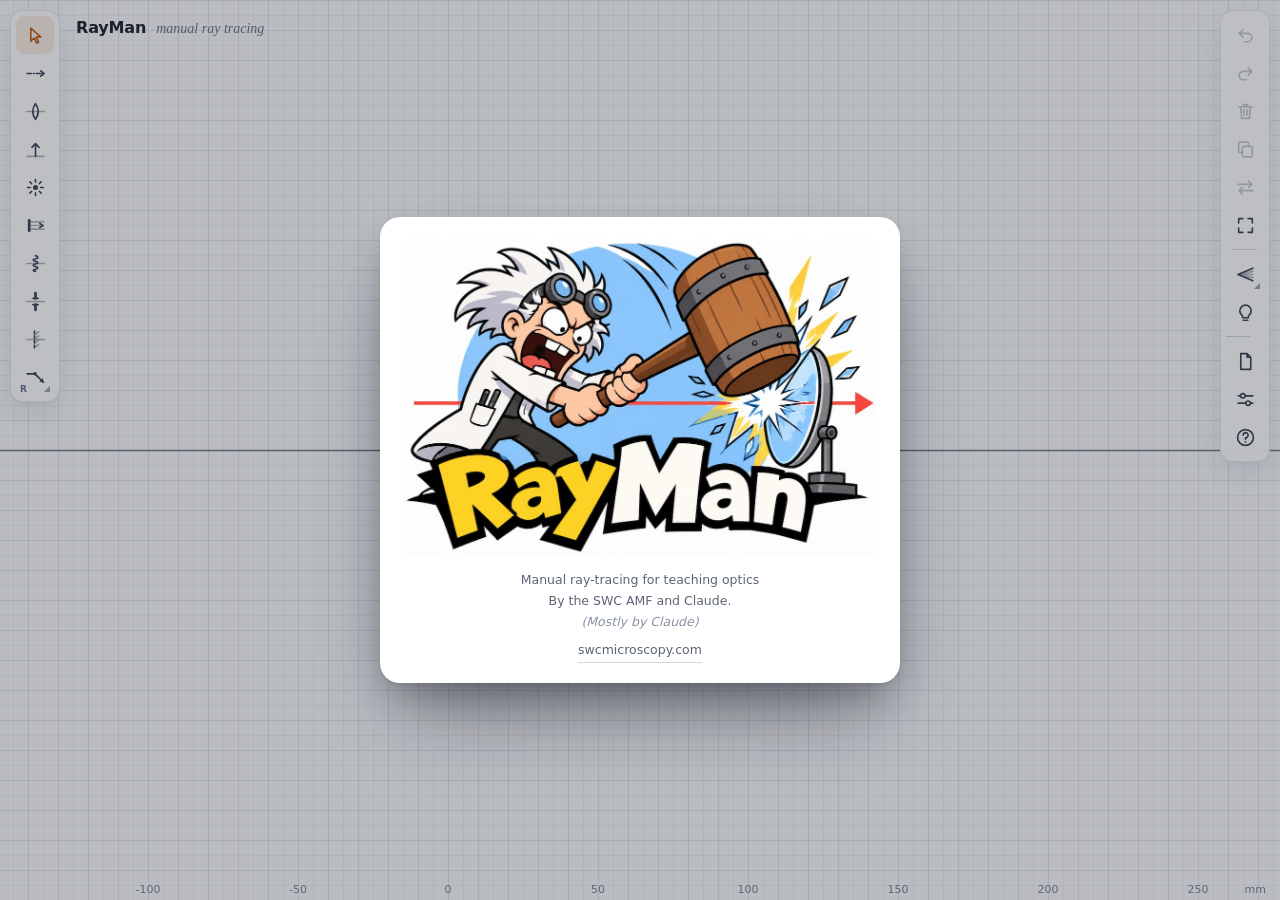
<file: index.html>
<!doctype html>
<html lang="en" data-theme="light">
<head>
<meta charset="utf-8">
<meta name="viewport" content="width=device-width, initial-scale=1, maximum-scale=1, user-scalable=no, viewport-fit=cover">
<meta name="apple-mobile-web-app-capable" content="yes">
<meta name="mobile-web-app-capable" content="yes">
<meta name="apple-mobile-web-app-title" content="RayMan">
<meta name="apple-mobile-web-app-status-bar-style" content="default">
<meta name="theme-color" content="#fafbfc">
<title>RayMan manual ray tracing</title>
<meta name="description" content="Trace rays by hand on an optical bench, for teaching paraxial optics with ideal lenses. RayMan keeps lines straight and snaps things into place; it does not trace for you.">
<meta property="og:type" content="website">
<meta property="og:site_name" content="RayMan">
<meta property="og:title" content="RayMan: manual ray tracing">
<meta property="og:description" content="Trace rays by hand on an optical bench, for teaching paraxial optics with ideal lenses.">
<meta property="og:url" content="https://swcmicroscopy.com/RayMan/">
<meta property="og:image" content="https://swcmicroscopy.com/RayMan/images/rayman_1000_667.jpg">
<meta property="og:image:width" content="1000">
<meta property="og:image:height" content="667">
<meta property="og:image:alt" content="RayMan logo: a cartoon scientist hammering a red ray at a lens">
<meta name="twitter:card" content="summary_large_image">
<meta name="twitter:title" content="RayMan: manual ray tracing">
<meta name="twitter:description" content="Trace rays by hand on an optical bench, for teaching paraxial optics with ideal lenses.">
<meta name="twitter:image" content="https://swcmicroscopy.com/RayMan/images/rayman_1000_667.jpg">
<meta name="twitter:image:alt" content="RayMan logo: a cartoon scientist hammering a red ray at a lens">
<link rel="manifest" href="manifest.json">
<link rel="apple-touch-icon" href="images/icons/apple-touch-icon.png">
<link rel="icon" href="data:image/svg+xml,<svg xmlns='http://www.w3.org/2000/svg' viewBox='0 0 64 64'><rect width='64' height='64' rx='14' fill='%23f4f6fa'/><path d='M32 9 Q45 32 32 55 Q19 32 32 9 Z' fill='%23cfe2f7' stroke='%232d5fa5' stroke-width='2.5'/><path d='M6 22 H32 L58 44' fill='none' stroke='%23e0782a' stroke-width='4' stroke-linecap='round' stroke-linejoin='round'/></svg>">
<link rel="stylesheet" href="css/style.css">
</head>
<body>
<div id="app">

<main id="stage">
  <canvas id="cv"></canvas>

  <div id="brand"><b>RayMan</b><span>manual ray tracing</span></div>

  <div id="guide" hidden aria-label="The three ray-tracing rules">
    <figure class="rule">
      <svg viewBox="0 0 200 104" aria-hidden="true"><path class="axis" d="M6 56 H194"/><path class="glass" d="M100 16 Q110 56 100 96 Q90 56 100 16 Z"/><path class="plane" d="M100 16 V96"/><circle class="fpt" cx="60" cy="56" r="2.6"/><circle class="fpt" cx="140" cy="56" r="2.6"/><text x="60" y="76">F</text><text x="140" y="76">F′</text><path class="ray par" d="M10 34 L100 34 L140 56 L190 83.5"/><path class="head par" d="M58.5 34.0 L51.5 36.9 L51.5 31.1 Z"/><path class="head par" d="M123.1 46.7 L115.5 45.9 L118.4 40.7 Z"/><path class="head par" d="M168.1 71.4 L160.5 70.6 L163.4 65.5 Z"/></svg>
    </figure>
    <figure class="rule">
      <svg viewBox="0 0 200 104" aria-hidden="true"><path class="axis" d="M6 56 H194"/><path class="glass" d="M100 16 Q110 56 100 96 Q90 56 100 16 Z"/><path class="plane" d="M100 16 V96"/><circle class="fpt" cx="60" cy="56" r="2.6"/><circle class="fpt" cx="140" cy="56" r="2.6"/><text x="60" y="76">F</text><text x="140" y="76">F′</text><path class="ray foc" d="M10 83.5 L60 56 L100 34 L190 34"/><path class="head foc" d="M38.1 68.1 L33.4 74.0 L30.5 68.9 Z"/><path class="head foc" d="M83.1 43.3 L78.4 49.3 L75.5 44.1 Z"/><path class="head foc" d="M148.5 34.0 L141.5 36.9 L141.5 31.1 Z"/></svg>
    </figure>
    <figure class="rule">
      <svg viewBox="0 0 200 104" aria-hidden="true"><path class="axis" d="M6 56 H194"/><path class="glass" d="M100 16 Q110 56 100 96 Q90 56 100 16 Z"/><path class="plane" d="M100 16 V96"/><circle class="fpt" cx="60" cy="56" r="2.6"/><circle class="fpt" cx="140" cy="56" r="2.6"/><text x="60" y="76">F</text><text x="140" y="76">F′</text><path class="ray cen" d="M10 34 L100 56 L190 78"/><path class="head cen" d="M58.4 45.8 L50.9 47.0 L52.3 41.3 Z"/><path class="head cen" d="M148.4 67.8 L140.9 69.0 L142.3 63.3 Z"/></svg>
    </figure>
  </div>

  <aside id="props" class="panel" hidden></aside>

  <section id="menu" class="panel popover" hidden>
    <button class="item" data-act="load"><svg viewBox="0 0 20 20"><path d="M2.5 5 H8 L9.8 7 H17.5 V15.5 H2.5 Z"/></svg>Open…</button>
    <button class="item" data-act="save"><svg viewBox="0 0 20 20"><path d="M10 3 V12.5 M6.2 8.8 L10 12.5 L13.8 8.8 M3.5 14.5 V16.5 H16.5 V14.5"/></svg>Save scene<kbd>⌘S</kbd></button>
    <button class="item" data-act="png"><svg viewBox="0 0 20 20"><rect x="2.5" y="4.5" width="15" height="11" rx="1.5"/><path d="M2.5 13 L7 9 L10.5 12 L12.5 10.5 L17.5 14"/><circle cx="13.5" cy="7.8" r="1.2"/></svg>Save picture</button>
    <button class="item" data-act="link"><svg viewBox="0 0 20 20"><path d="M8.5 11.5 L11.5 8.5 M9 6 L10.8 4.2 A3 3 0 0 1 15.8 9.2 L14 11 M11 14 L9.2 15.8 A3 3 0 0 1 4.2 10.8 L6 9"/></svg>Copy share link</button>
    <button class="item" data-act="embed"><svg viewBox="0 0 20 20"><path d="M7 5.5 L2.5 10 L7 14.5 M13 5.5 L17.5 10 L13 14.5 M11.2 4 L8.8 16"/></svg>Copy embed code</button>
    <span class="rule"></span>
    <button class="item danger" data-act="reset"><svg viewBox="0 0 20 20"><path d="M3.5 5.5 H16.5 M8 5.5 V3.5 H12 V5.5 M5.5 5.5 L6.3 16.5 H13.7 L14.5 5.5 M8.5 8.5 V13.5 M11.5 8.5 V13.5"/></svg>Reset canvas…</button>
  </section>

  <section id="raycolour" class="panel flyout left" hidden>
    <h2>Draw</h2>
    <div class="kinds">
      <button data-kind="ray" class="on"><svg viewBox="0 0 28 10"><path d="M2 5 H26"/></svg>Ray<kbd>R</kbd></button>
      <button data-kind="helper"><svg viewBox="0 0 28 10"><path d="M2 5 H26" stroke-dasharray="4 3"/></svg>Helper ray<kbd>H</kbd></button>
    </div>
    <h2>Colour</h2>
    <div class="swatches big">
      <button class="sw auto" data-colour="" title="Default">A</button>
      <button class="sw" data-colour="#1f6fd6" style="background:#1f6fd6" title="Blue"></button>
      <button class="sw" data-colour="#d9422b" style="background:#d9422b" title="Red"></button>
      <button class="sw" data-colour="#2e9e3a" style="background:#2e9e3a" title="Green"></button>
      <button class="sw" data-colour="#e08a00" style="background:#e08a00" title="Orange"></button>
      <button class="sw" data-colour="#8e44ad" style="background:#8e44ad" title="Purple"></button>
      <button class="sw" data-colour="#1b2233" style="background:#1b2233" title="Ink"></button>
      <input type="color" id="raycolour-any" title="Any colour">
    </div>
    <p class="dim" id="raycolour-note">For the next ray you draw.</p>
  </section>

  <section id="fillcount" class="panel flyout" hidden>
    <h2>Fill-in rays per bundle</h2>
    <div class="seg"><button data-fill="5">5</button><button data-fill="10">10</button><button data-fill="20">20</button></div>
    <p class="dim">Faint rays between the two outermost rays of each bundle (two or more rays from the same point).</p>
  </section>

  <section id="settings" class="panel popover" hidden>
    <h2>Settings</h2>
    <label class="switch"><input type="checkbox" id="set-dark"><i></i>
      <span>Dark mode</span></label>
    <label class="switch"><input type="checkbox" id="set-follow" checked><i></i>
      <span>Rays follow the optics<small>When off, rays stay exactly where they were drawn.</small></span></label>
    <label class="switch"><input type="checkbox" id="set-virtual"><i></i>
      <span>Show virtual images<small>With dashed back-extensions.</small></span></label>
    <label class="switch"><input type="checkbox" id="set-rims"><i></i>
      <span>Lens rims stop light<small>Missed light stops there (×).</small></span></label>
    <label class="switch"><input type="checkbox" id="set-dev"><i></i>
      <span>Features under development</span></label>
    <label class="switch" id="autohide-row"><input type="checkbox" id="set-autohide"><i></i>
      <span>Auto-hide the toolbars</span></label>
  </section>

  <section id="objects" class="panel popover" hidden>
    <div class="ph"><h2>Objects</h2><button class="close" data-act="objects" title="Close">&times;</button></div>
    <div id="objects-list"></div>
  </section>

  <section id="help" class="panel" hidden>
    <div class="ph"><h2>How to use RayMan</h2><button class="close" data-act="help" title="Close">&times;</button></div>
    <h3>Drawing rays</h3>
    <p>Click to start, on the object tip, a point source, F, F′ or anywhere. Move, then click to
      place the segment; it stops at the next lens. It snaps <b>parallel to the axis</b> (the axis
      lights up), <b>through F, F′ or a lens centre</b> (a ring appears) or <b>straight on</b>.</p>
    <figure class="help-pic"><img src="images/help/snap.png" alt="A ray from a point, snapped through F, then parallel to the axis after the lens" loading="lazy"></figure>
    <p>Where several rays end at the same point (two beams hitting a lens at the same places), the
      one in the current ray colour is continued.</p>
    <figure class="help-pic"><img src="images/help/continue.png" alt="A blue and a red ray end at the same point of a lens; only the blue one is carried on" loading="lazy"></figure>
    <p>Click a ray’s end to
      continue it, or a point along it to branch. Only a ray of the kind you are drawing is
      continued: with ordinary rays chosen, a helper’s end starts a new ordinary ray.
      <b>Double-click</b> to extend to the next lens or the edge.
      <span class="desk-only"><kbd>Del</kbd> removes the selected ray’s last segment.</span> The small triangle on the
      Ray tool sets the colour of the next ray; to recolour an existing ray (or beam), select it
      with Select first.</p>
    <h3>Images</h3>
    <p>When two rays from the same point cross after a lens, the <b>image</b> appears where they
      cross, and the rays stop there. If they spread apart instead, a <b>virtual image</b> appears where their backward
      extensions meet (must be enabled in Settings). An image is an object for the next lens: start new rays from its
      tip. <span class="desk-only">Or <b>Shift-click the image</b> to carry a ray that ends there on through it.</span></p>
    <figure class="help-pic wide"><img src="images/help/lens.png" alt="One lens: an object three quarters the height of the lens, its image, and the rays from its tip" loading="lazy"></figure>
    <h3>Hints</h3>
    <p>The lightbulb (<kbd>G</kbd>) shows the three rules at the top of the screen and colours
      the rays you draw by the rule they follow: <b>parallel</b> blue, <b>focal</b> red,
      <b>central</b> green. Turn it off and the colours go too.</p>
    <h3>Snapping</h3>
    <p>A dragged lens lines up its centre, F or F′ with other lenses’ focal points: drag lens 2
      until its F sits on F′ of lens 1 for a 4f system. <span class="desk-only">Hold <kbd>Alt</kbd> to place freely.</span></p>
    <h3>iPad</h3>
    <p>Draw with the <b>Pencil</b>: tap, or press, drag and lift, to place each segment. Fingers
      pan (one), zoom (pinch) and tap to select; they never draw. Tap the active tool again to
      cancel a segment, and use the bin on the rail to delete.</p>
    <h3>Tools</h3>
    <dl>
      <dt><kbd>V</kbd></dt><dd>Select: drag a lens along the axis, drag F or F′ to change f, drag a lens end to resize it, drag a ray’s free end or start to re-draw it</dd>
      <dt><kbd>X</kbd></dt><dd>Add an optical axis (there can be several, one above another; drag one to move everything on it)</dd>
      <dt><kbd>L</kbd></dt><dd>Place a thin lens; it snaps onto the nearest axis</dd>
      <dt><kbd>O</kbd></dt><dd>Place an object arrow</dd>
      <dt><kbd>P</kbd></dt><dd>Place a point source; rays drawn from it take its colour (set it in its panel) and are copied with it</dd>
      <dt><kbd>C</kbd></dt><dd>Place a collimated beam (width, angle, colour in its panel; its three rays go to the first lens). <kbd>⇧R</kbd> turns it round to run right to left</dd>
      <dt><kbd>A</kbd></dt><dd>Place a lamp filament (drag its top and bottom ends)</dd>
      <dt class="dev"><kbd>M</kbd></dt><dd class="dev">Place a scan mirror (light passes through it from either side, turned by its tilt)</dd>
      <dt><kbd>I</kbd></dt><dd>Place an iris (drag the edges of its opening to open or close it)</dd>
      <dt><kbd>S</kbd></dt><dd>Mark an image plane: the sample, then the camera (rename and colour it in its panel). Rays pass through it; draw a ray to it and it ends there</dd>
      <dt class="dev"><kbd>D</kbd></dt><dd class="dev">Place a dichroic: light passes, except the colour you choose in its panel for it to stop</dd>
      <dt><kbd>R</kbd></dt><dd>Draw a ray</dd>
      <dt><kbd>H</kbd></dt><dd>Draw a helper ray: dashed, makes no images, and passes through lenses (click right at a lens to end it there)</dd>
    </dl>
    <h3 class="desk-only">Keys</h3>
    <dl class="desk-only">
      <dt><kbd>Esc</kbd></dt><dd>Cancel, back to Select, deselect</dd>
      <dt><kbd>Del</kbd></dt><dd>Delete the selection (a ray: its last segment)</dd>
      <dt><kbd>⌘C</kbd></dt><dd>Copy the selected component: a ghost follows the cursor, click to paste (Shift-click for several); <kbd>⌘V</kbd> pastes again</dd>
      <dt><kbd>⇧R</kbd></dt><dd>Reverse the selected ray (its start becomes its end, to continue from). On a beam: turn it round</dd>
      <dt><kbd>N</kbd></dt><dd>Name the selected ray (r1, h2…): a number at the end is drawn as a subscript</dd>
      <dt class="dev"><kbd>E</kbd></dt><dd class="dev">Objects: switch light sources (with their rays) and helper rays off and on, to keep a busy diagram readable</dd>
      <dt><kbd>←</kbd> <kbd>→</kbd></dt><dd>Nudge along the axis (Shift: further)</dd>
      <dt><kbd>⌘Z</kbd></dt><dd>Undo (Shift: redo)</dd>
      <dt><kbd>F</kbd></dt><dd>Fit everything in view</dd>
      <dt><kbd>Space</kbd></dt><dd>Hold and drag to pan; scroll to zoom</dd>
    </dl>
    <p class="dim">The bench is kept in this browser between visits. Save to a file to keep it safe.</p>
    <p class="guide-link"><a href="guide/index.html">Full guide →</a><br>
      <span class="dim">Helper rays, a negative lens, light from infinity, rays through an image, irises and fill-in rays, sharing and embedding.</span></p>
    <p class="about-link"><button data-act="about">About RayMan</button><span class="sep" aria-hidden="true"></span>
      <a class="gh"href="https://github.com/SWC-Advanced-Microscopy/RayMan" target="_blank" rel="noopener" title="RayMan on GitHub" aria-label="RayMan on GitHub">
        <svg viewBox="0 0 16 16"><path class="fill" d="M8 0C3.58 0 0 3.58 0 8c0 3.54 2.29 6.53 5.47 7.59.4.07.55-.17.55-.38 0-.19-.01-.82-.01-1.49-2.01.37-2.53-.49-2.69-.94-.09-.23-.48-.94-.82-1.13-.28-.15-.68-.52-.01-.53.63-.01 1.08.58 1.23.82.72 1.21 1.87.87 2.33.66.07-.52.28-.87.51-1.07-1.78-.2-3.64-.89-3.64-3.95 0-.87.31-1.59.82-2.15-.08-.2-.36-1.02.08-2.12 0 0 .67-.21 2.2.82.64-.18 1.32-.27 2-.27.68 0 1.36.09 2 .27 1.53-1.04 2.2-.82 2.2-.82.44 1.1.16 1.92.08 2.12.51.56.82 1.27.82 2.15 0 3.07-1.87 3.75-3.65 3.95.29.25.54.73.54 1.48 0 1.07-.01 1.93-.01 2.2 0 .21.15.46.55.38A8.013 8.013 0 0016 8c0-4.42-3.58-8-8-8z"/></svg></a><span class="sep" aria-hidden="true"></span><button class="install" data-act="install" title="Install RayMan on this device, to open it with no network"><img src="images/icons/icon-192.png" alt="" width="20" height="20">Install offline<svg class="ios-share" viewBox="0 0 24 24" aria-hidden="true"><path d="M7 10H5.5v10h13V10H17"/><path d="M12 3.5v11"/><path d="M8.5 7 12 3.5 15.5 7"/></svg></button></p>
  </section>

  <div id="about" hidden>
    <figure>
      <img alt="RayMan" data-src="images/rayman_1000_667.jpg">
      <figcaption>Manual ray-tracing for teaching optics<br>By the SWC AMF and Claude.<br><i>(Mostly by Claude)</i><br>
        <a class="site" href="https://swcmicroscopy.com" target="_blank" rel="noopener">swcmicroscopy.com</a></figcaption>
    </figure>
  </div>

  <div id="confirm" class="modal" hidden>
    <div class="dialog" role="alertdialog" aria-labelledby="confirm-title">
      <h3 id="confirm-title">Reset the canvas?</h3>
      <p>This removes every lens, object and ray. You can still undo it with ⌘Z.</p>
      <div class="buttons"><button data-answer="no">Cancel</button><button class="danger" data-answer="yes">Reset</button></div>
    </div>
  </div>

  <div id="toast" hidden></div>
</main>

<nav id="tools" class="rail" aria-label="Tools">
  <div class="group">
    <button data-tool="select" data-tip="Select" data-key="V" aria-label="Select">
      <svg viewBox="0 0 20 20"><path d="M5.5 3 V15.5 L8.8 12.4 L11.2 17.2 L13 16.3 L10.7 11.6 L15 11.4 Z"/></svg></button>
    <button data-tool="axis" data-tip="Optical axis" data-key="X" aria-label="Optical axis">
      <svg viewBox="0 0 20 20"><path d="M2 10 H18" stroke-dasharray="4 2 1 2"/><path d="M15 7.5 L18 10 L15 12.5"/></svg></button>
    <button data-tool="lens" data-tip="Thin lens" data-key="L" aria-label="Thin lens">
      <svg viewBox="0 0 20 20"><path d="M10 2.5 Q15.2 10 10 17.5 Q4.8 10 10 2.5 Z"/><path class="faint" d="M1.5 10 H18.5"/></svg></button>
    <button data-tool="object" data-tip="Object" data-key="O" aria-label="Object">
      <svg viewBox="0 0 20 20"><path class="faint" d="M2 16.5 H18"/><path d="M10 16.5 V4.5 M6.6 8 L10 4.3 L13.4 8"/></svg></button>
    <button data-tool="point" data-tip="Point source" data-key="P" aria-label="Point source">
      <svg viewBox="0 0 20 20"><circle class="fill" cx="10" cy="10" r="2.4"/><path d="M10 2.5 V5 M10 15 V17.5 M2.5 10 H5 M15 10 H17.5 M4.7 4.7 L6.4 6.4 M13.6 13.6 L15.3 15.3 M15.3 4.7 L13.6 6.4 M6.4 13.6 L4.7 15.3"/></svg></button>
    <button data-tool="beam" data-tip="Collimated beam" data-key="C" aria-label="Collimated beam">
      <svg viewBox="0 0 20 20"><path d="M4 5 V15" stroke-width="2.6"/><path d="M5.5 6.5 H18 M5.5 10 H18 M5.5 13.5 H18" class="faint"/><path d="M14 8 L17 10 L14 12"/></svg></button>
    <button data-tool="filament" data-tip="Lamp filament" data-key="A" aria-label="Lamp filament">
      <svg viewBox="0 0 20 20"><path class="faint" d="M1.5 10 H18.5"/><path d="M10 2.5 C13 3.5 13 5 10 5.5 C7 6 7 7.5 10 8 C13 8.5 13 10 10 10.5 C7 11 7 12.5 10 13 C13 13.5 13 15 10 15.5 C7 16 7 17 10 17.5"/></svg></button>
    <button class="dev" data-tool="mirror" data-tip="Scan mirror" data-key="M" aria-label="Scan mirror">
      <svg viewBox="0 0 20 20"><path class="faint" d="M1.5 10 H18.5"/><path d="M7.2 16.5 L12.8 3.5"/><path class="faint" d="M6.4 13.4 L4.6 12.6 M7.7 10.3 L5.9 9.5 M9 7.2 L7.2 6.4 M10.3 4.1 L8.5 3.3"/><circle class="knob" cx="10" cy="10" r="1.7"/></svg></button>
    <button data-tool="iris" data-tip="Iris" data-key="I" aria-label="Iris">
      <svg viewBox="0 0 20 20"><path class="faint" d="M1.5 10 H18.5"/><path d="M10 2 V7 M10 13 V18" stroke-width="2.6"/><path d="M7.5 7 H12.5 M7.5 13 H12.5"/></svg></button>
    <button data-tool="plane" data-tip="Image plane (sample, camera)" data-key="S" aria-label="Image plane">
      <svg viewBox="0 0 20 20"><path class="faint" d="M1.5 10 H18.5"/><path d="M9 2 V18" stroke-dasharray="2.6 1.8"/><path class="faint" d="M10 5 L13 2.6 M10 9 L13 6.6 M10 13 L13 10.6 M10 17 L13 14.6"/></svg></button>
    <button class="dev" data-tool="dichroic" data-tip="Dichroic" data-key="D" aria-label="Dichroic">
      <svg viewBox="0 0 20 20"><path class="faint" d="M1.5 10 H18.5"/><path d="M6.6 17.5 L13.4 2.5"/><path d="M8.6 18 L15.4 3" class="faint"/></svg></button>
    <button data-tool="ray" data-tip="Ray&emsp;R&#10;Helper ray&emsp;H" aria-label="Ray (R) or helper ray (H)">
      <svg viewBox="0 0 20 20"><path d="M2 6.5 H9.5 L17.5 14.5"/><path class="fill" d="M17.9 14.9 L13.6 13.9 L16.9 10.6 Z"/><circle class="fill" cx="9.5" cy="6.5" r="1.7"/></svg>
      <span class="kind" aria-hidden="true">R</span>
      <span class="corner" data-flyout="raycolour" title="Ray colour"></span></button>
  </div>
</nav>

<nav id="rail" class="rail" aria-label="Actions">
  <div class="group">
    <button data-act="undo" data-tip="Undo" data-key="⌘Z" aria-label="Undo">
      <svg viewBox="0 0 20 20"><path d="M7.5 4.5 L4 8 L7.5 11.5 M4 8 H12 A4 4 0 0 1 12 16 H9"/></svg></button>
    <button data-act="redo" data-tip="Redo" data-key="⇧⌘Z" aria-label="Redo">
      <svg viewBox="0 0 20 20"><path d="M12.5 4.5 L16 8 L12.5 11.5 M16 8 H8 A4 4 0 0 0 8 16 H11"/></svg></button>
    <button data-act="delete" data-tip="Delete (a ray: its last segment)" data-key="Del" aria-label="Delete" disabled>
      <svg viewBox="0 0 20 20"><path d="M3.5 5.5 H16.5 M8 5.5 V3.5 H12 V5.5 M5.5 5.5 L6.3 16.5 H13.7 L14.5 5.5 M8.5 8.5 V13.5 M11.5 8.5 V13.5"/></svg></button>
    <button data-act="copy" data-tip="Copy the selected component (then click to paste)" data-key="⌘C" aria-label="Copy" disabled>
      <svg viewBox="0 0 20 20"><rect x="7" y="7" width="9.5" height="10" rx="1.6"/><path d="M13 7 V4.6 A1.6 1.6 0 0 0 11.4 3 H5.1 A1.6 1.6 0 0 0 3.5 4.6 V11.4 A1.6 1.6 0 0 0 5.1 13 H7"/></svg></button>
    <button data-act="reverse" data-tip="Reverse the selected ray, or flip the selected beam or mirror" data-key="⇧R" aria-label="Reverse or flip" disabled>
      <svg viewBox="0 0 20 20"><path d="M3 7 H16 M13 4 L16 7 L13 10 M17 13 H4 M7 10 L4 13 L7 16"/></svg></button>
    <button data-act="fit" data-tip="Fit to view" data-key="F" aria-label="Fit to view">
      <svg viewBox="0 0 20 20"><path d="M3.5 7.5 V3.5 H7.5 M12.5 3.5 H16.5 V7.5 M16.5 12.5 V16.5 H12.5 M7.5 16.5 H3.5 V12.5"/></svg></button>
  </div>
  <span class="sep"></span>
  <div class="group">
    <button data-act="fill" data-tip="Fill-in rays" data-key="B" aria-label="Fill-in rays">
      <svg viewBox="0 0 20 20"><path class="faint" d="M3 10 L17 7 M3 10 L17 10 M3 10 L17 13"/><path d="M3 10 L17 4 M3 10 L17 16"/></svg>
      <span class="corner" data-flyout="fillcount" title="How many"></span></button>
    <button data-act="hints" data-tip="Hints: the three rules, and colour-coded rays" data-key="G" aria-label="Hints">
      <svg viewBox="0 0 20 20"><path d="M7.2 13.2 C5.6 12.1 4.6 10.4 4.6 8.4 A5.4 5.4 0 0 1 15.4 8.4 C15.4 10.4 14.4 12.1 12.8 13.2 V15 H7.2 Z"/><path d="M7.8 17.4 H12.2"/></svg></button>
  </div>
  <div class="group">
    <button class="dev" data-act="objects" data-tip="Objects: switch light sources and their rays off and on" data-key="E" aria-label="Objects">
      <svg viewBox="0 0 20 20"><path d="M10 3.5 L17 7 L10 10.5 L3 7 Z"/><path d="M3 10.5 L10 14 L17 10.5"/><path d="M3 14 L10 17.5 L17 14"/></svg></button>
    <span class="sep"></span>
    <button data-act="menu" data-tip="File" aria-label="File">
      <svg viewBox="0 0 20 20"><path d="M5.5 2.5 H11.5 L15 6 V17.5 H5.5 Z M11.5 2.5 V6 H15"/></svg></button>
    <button data-act="settings" data-tip="Settings" aria-label="Settings">
      <svg viewBox="0 0 20 20"><path d="M3 6.5 H17 M3 13.5 H17"/><circle class="knob" cx="7.5" cy="6.5" r="2.1"/><circle class="knob" cx="12.5" cy="13.5" r="2.1"/></svg></button>
    <button data-act="help" data-tip="Help" data-key="?" aria-label="Help">
      <svg viewBox="0 0 20 20"><circle cx="10" cy="10" r="7.5"/><path d="M7.7 7.8 A2.4 2.4 0 1 1 10 10.2 V11.6"/><circle class="fill" cx="10" cy="14.2" r="0.9"/></svg></button>
  </div>
</nav>

</div>

<input type="file" id="file" accept=".json,application/json" hidden>

<script src="js/geom.js"></script>
<script src="js/scene.js"></script>
<script src="js/snap.js"></script>
<script src="js/rays.js"></script>
<script src="js/view.js"></script>
<script src="js/render.js"></script>
<script src="js/share.js"></script>
<script src="js/panel.js"></script>
<script src="js/app.js"></script>
</body>
</html>
</file>
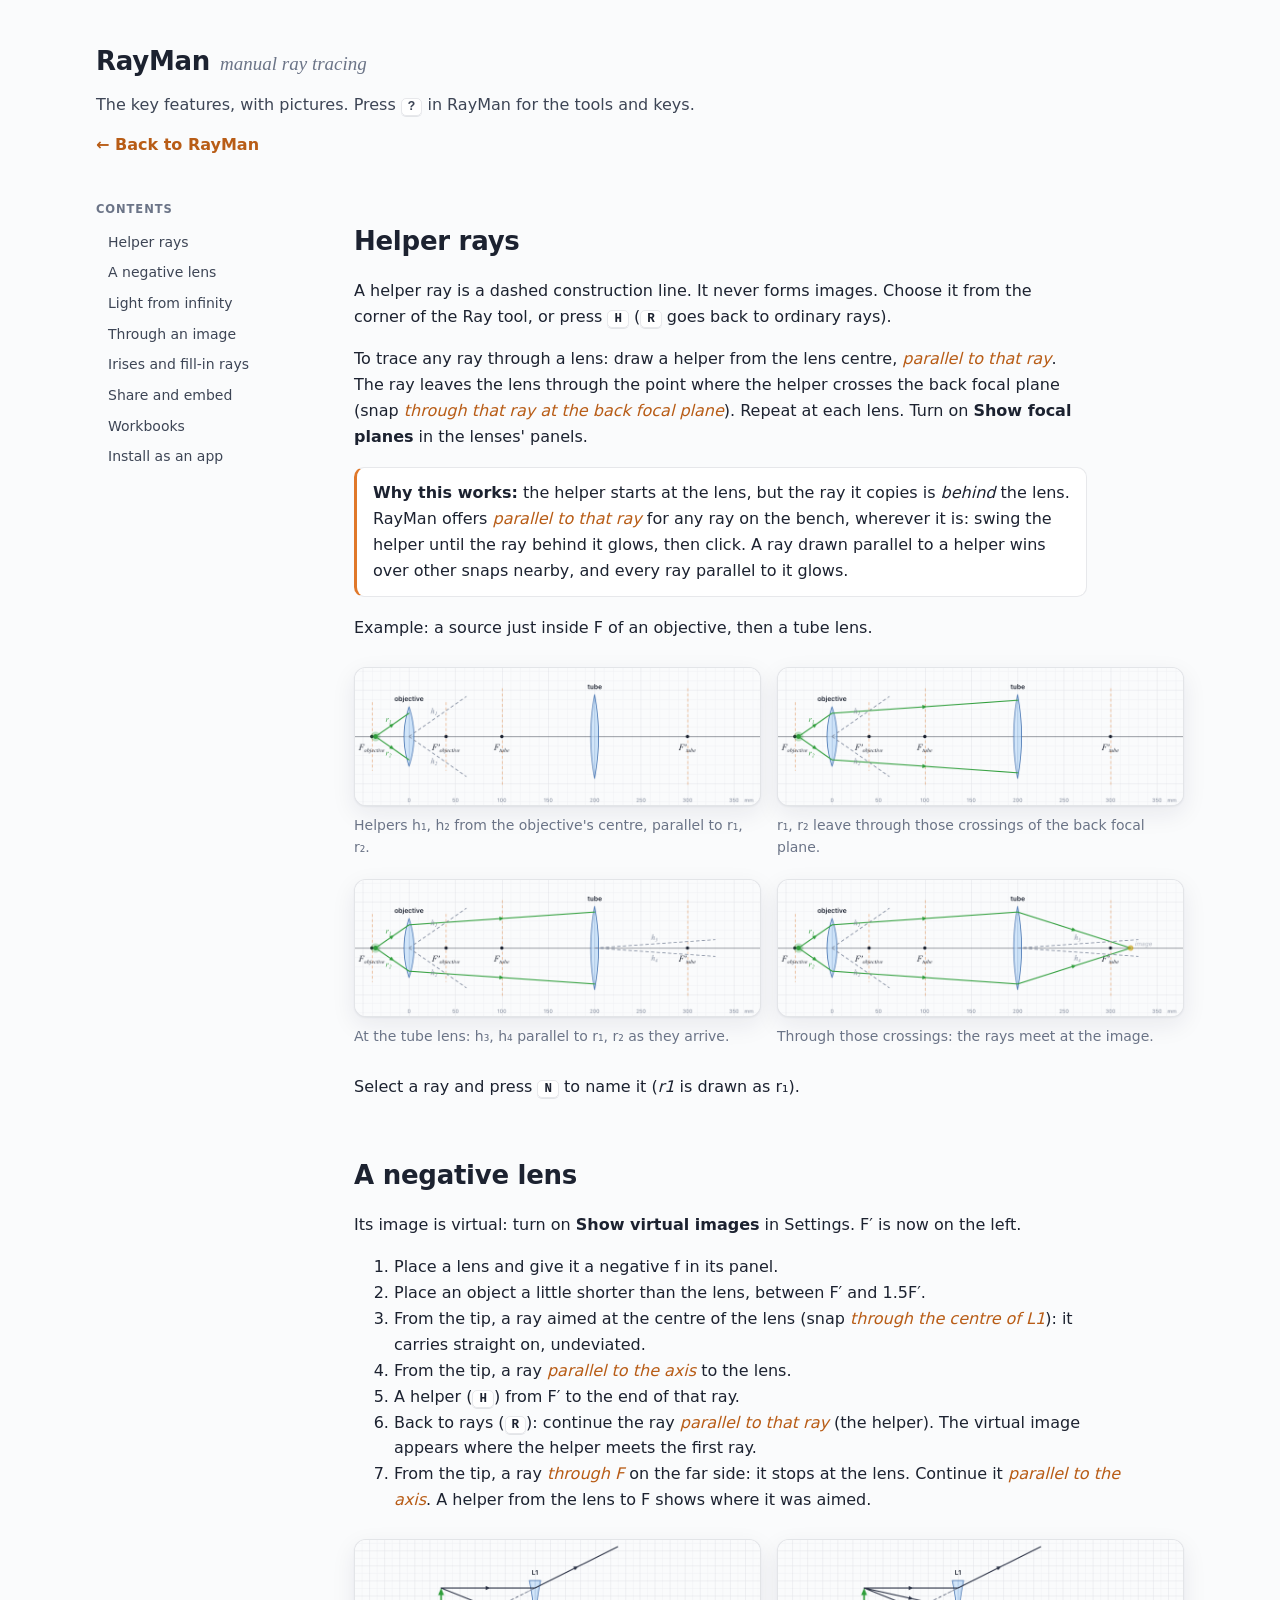
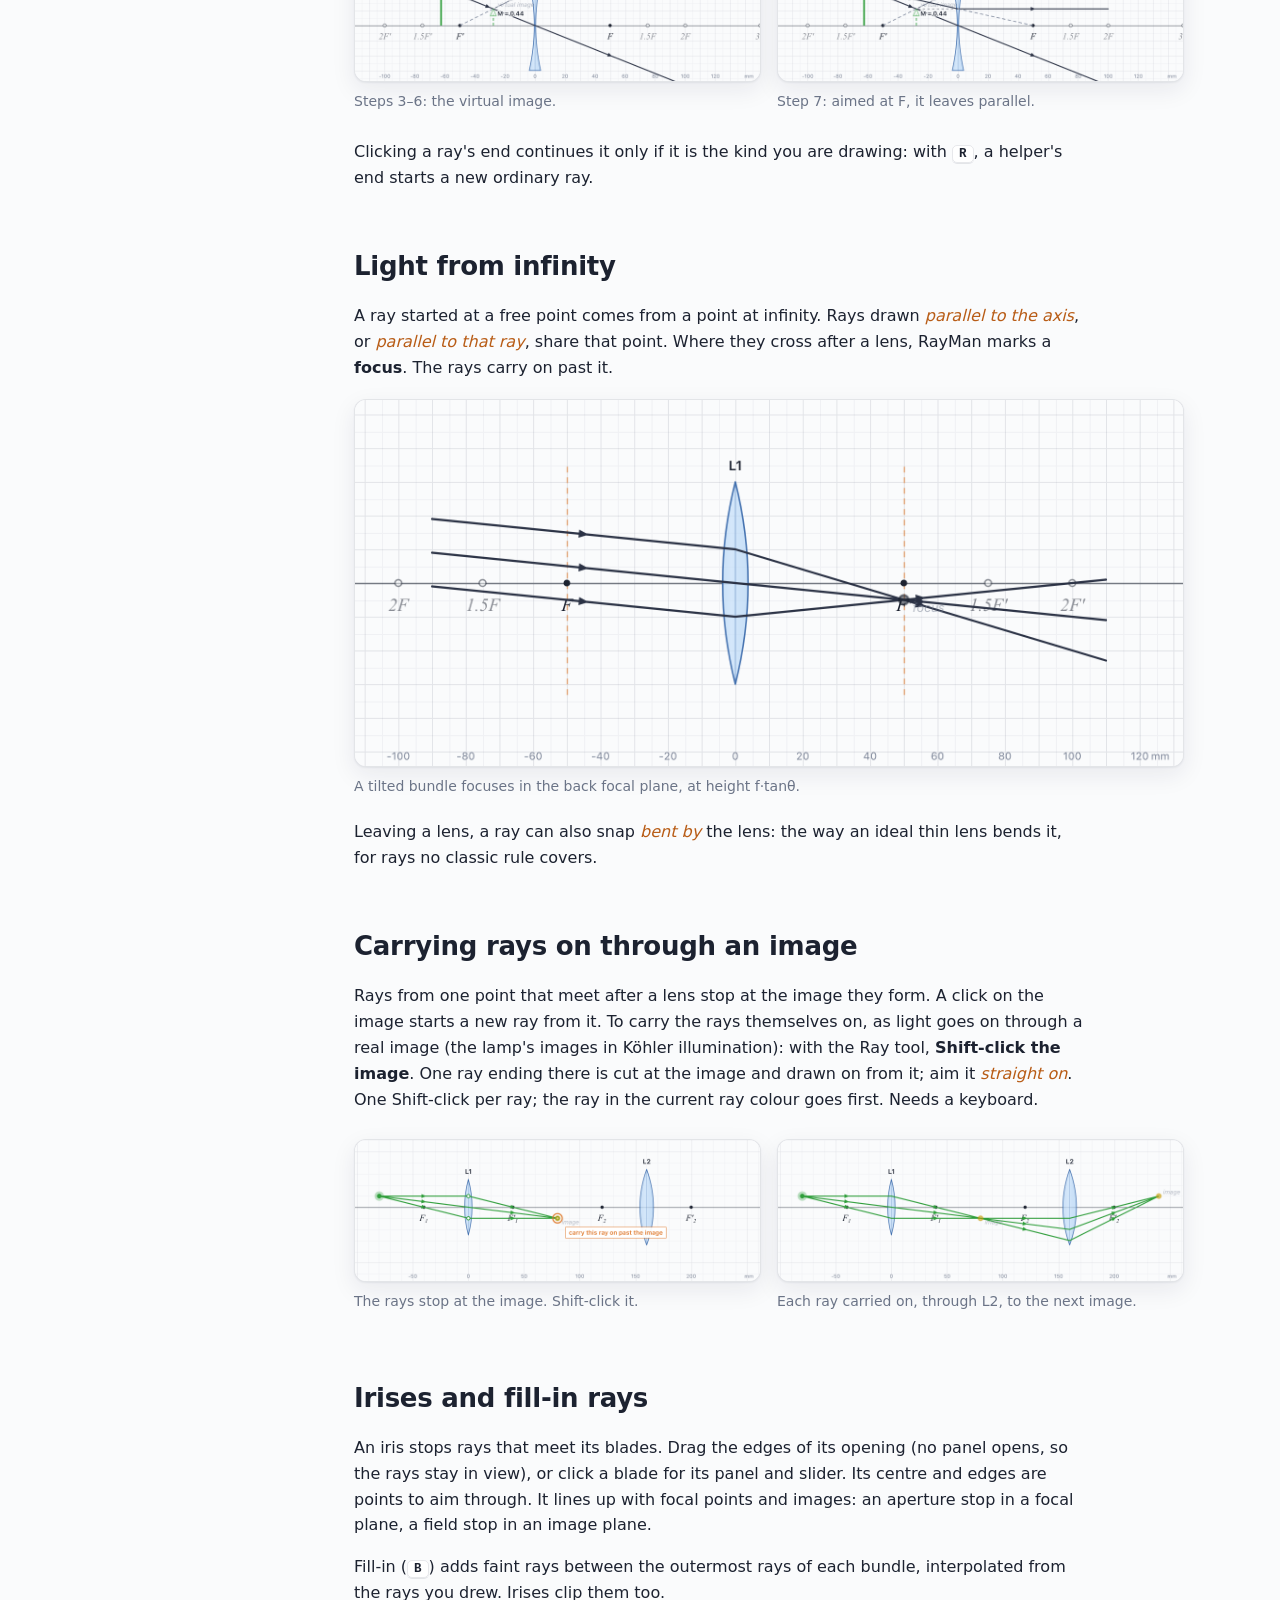
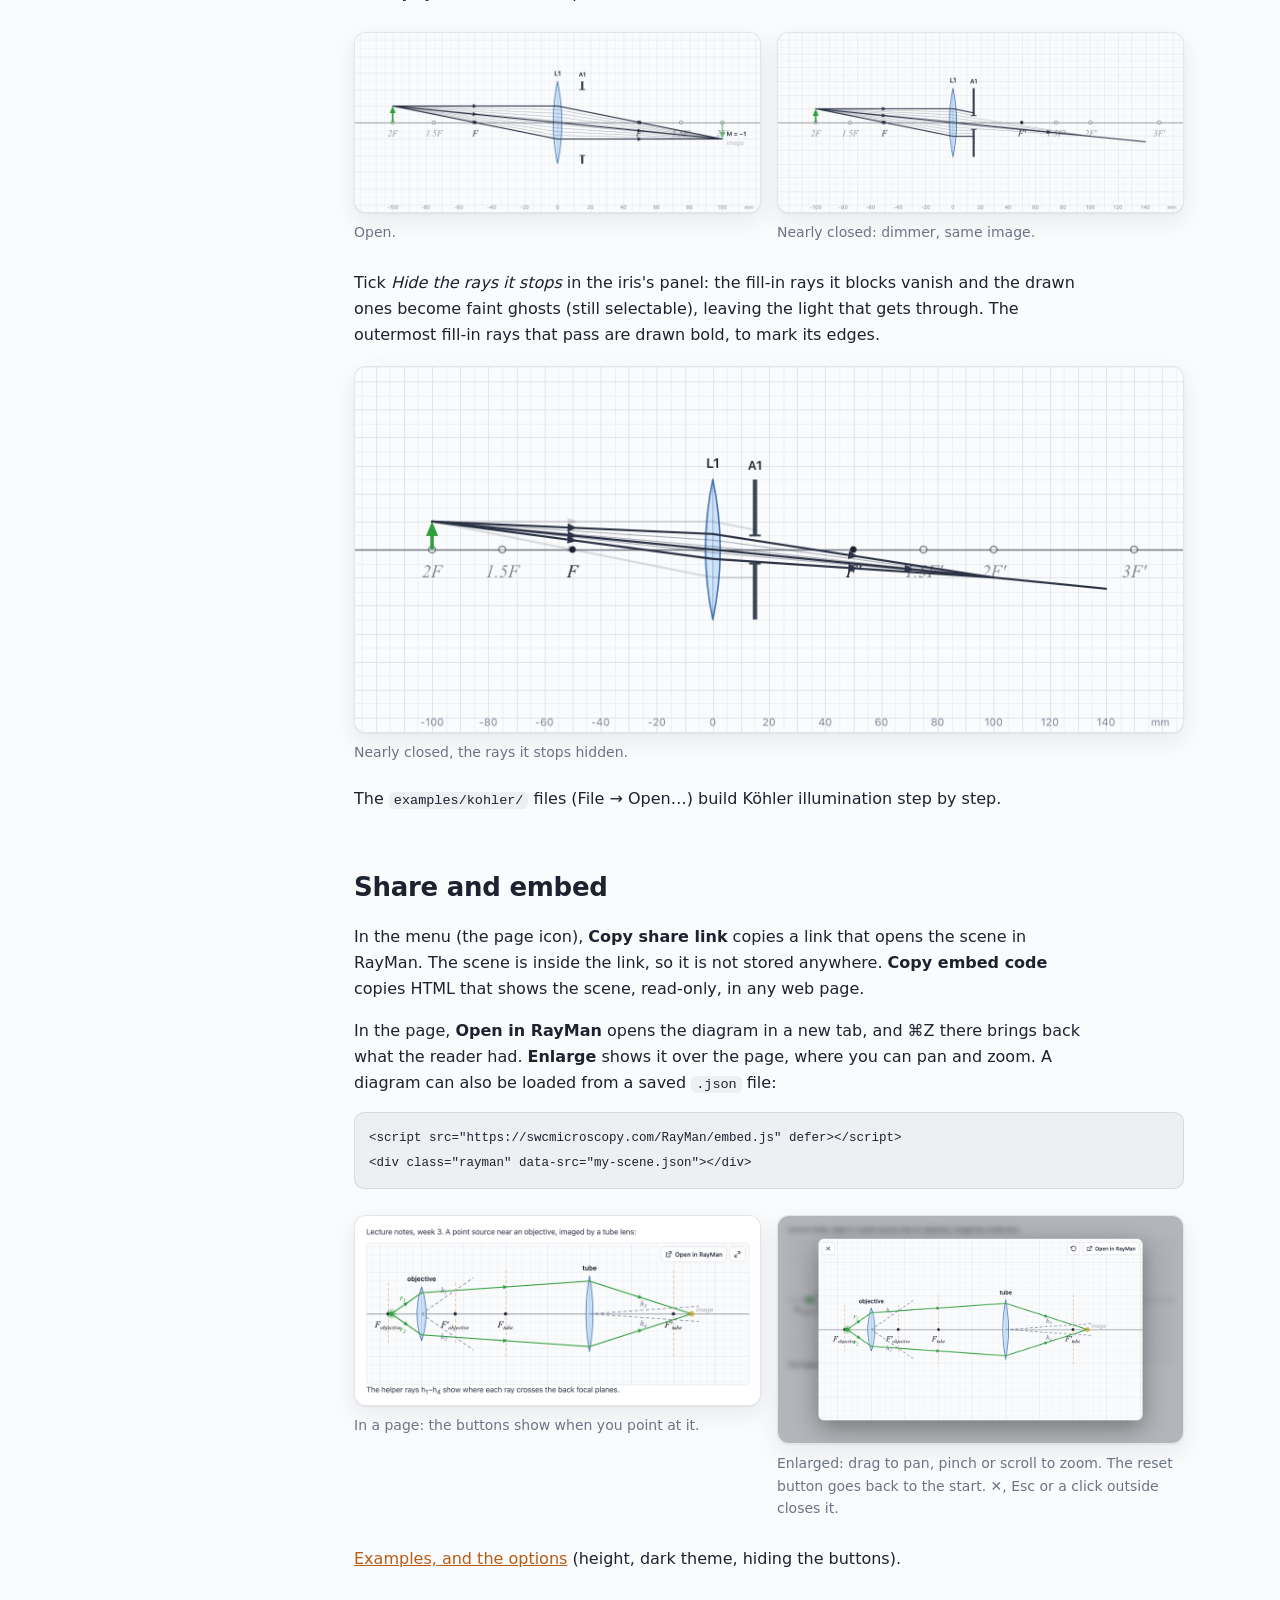
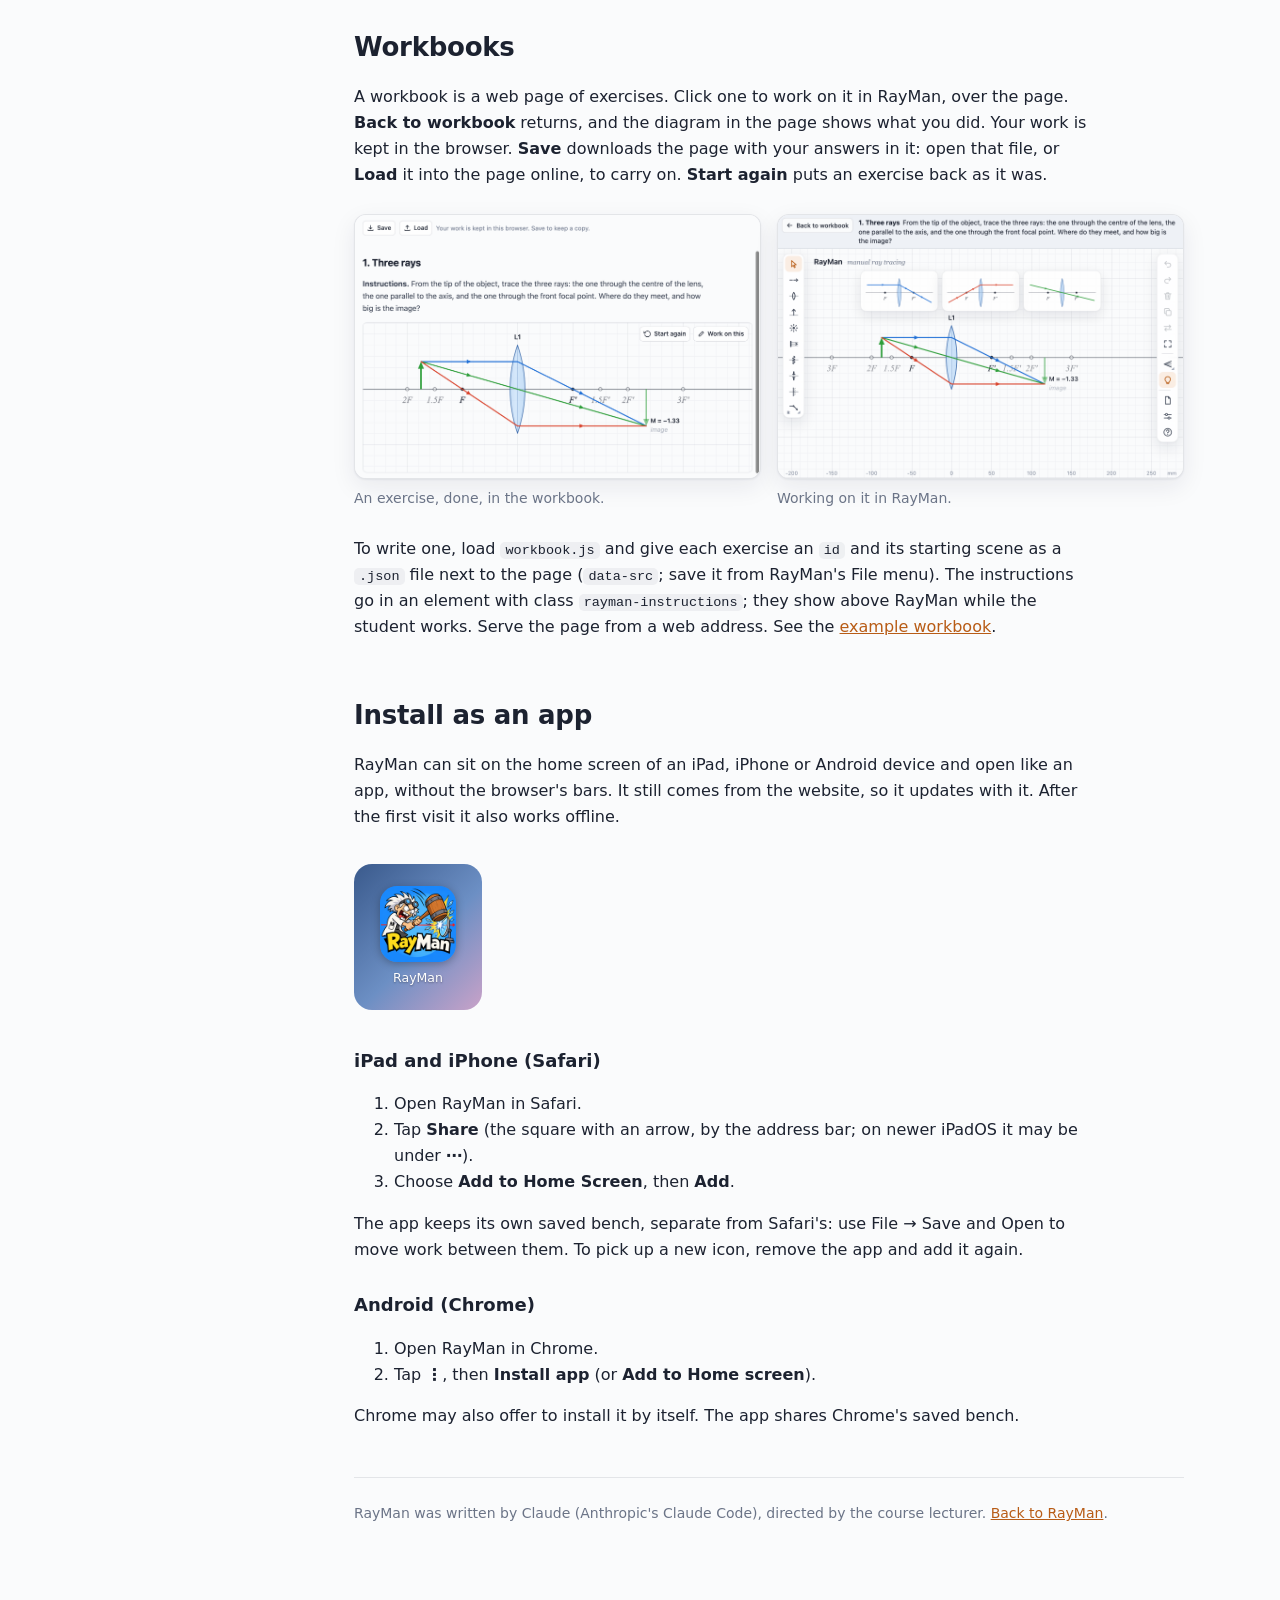
<file: guide/index.html>
<!doctype html>
<html lang="en">
<head>
<meta charset="utf-8">
<meta name="viewport" content="width=device-width, initial-scale=1">
<title>RayMan Guide</title>
<meta name="description" content="RayMan's key features, with pictures: helper rays, light from infinity, rays through an image, irises and fill-in rays.">
<style>
  :root {
    --bg: #fafbfc; --surface: #ffffff; --text: #1c2230; --soft: #3d4555; --dim: #6b7487;
    --line: rgba(20, 30, 60, 0.10); --accent: #e0782a; --accent-ink: #b85c16; --accent-soft: rgba(224, 120, 42, 0.12);
    --code: rgba(20, 30, 60, 0.05); --shadow: 0 1px 2px rgba(20, 30, 60, 0.06), 0 8px 24px rgba(20, 30, 60, 0.08);
  }
  @media (prefers-color-scheme: dark) {
    :root:not([data-theme="light"]) {
      --bg: #060913; --surface: #0c1122; --text: #e6ebf7; --soft: #c3cbdc; --dim: #8f9bb8;
      --line: rgba(255, 255, 255, 0.09); --accent: #ffb454; --accent-ink: #ffc477; --accent-soft: rgba(255, 180, 84, 0.14);
      --code: rgba(255, 255, 255, 0.06); --shadow: 0 1px 2px rgba(0, 0, 0, 0.3), 0 10px 30px rgba(0, 0, 0, 0.4);
    }
  }
  * { box-sizing: border-box; }
  html { scroll-behavior: smooth; }
  body {
    margin: 0; background: var(--bg); color: var(--text);
    font: 16px/1.62 system-ui, -apple-system, "Segoe UI", sans-serif;
  }
  .wrap { max-width: 1120px; margin: 0 auto; padding: 0 16px; display: grid; grid-template-columns: 210px minmax(0, 1fr); gap: 48px; }
  header { max-width: 1120px; margin: 0 auto; padding: 40px 16px 8px; }
  header .brand { display: flex; align-items: baseline; gap: 10px; }
  header .brand b { font-size: 26px; letter-spacing: -0.01em; }
  header .brand span { font: italic 19px Georgia, "Times New Roman", serif; color: var(--dim); }
  header p { color: var(--soft); max-width: 70ch; margin: 10px 0 0; }
  header a.back { display: inline-block; margin-top: 14px; color: var(--accent-ink); text-decoration: none; font-weight: 550; }
  header a.back:hover { text-decoration: underline; }
  nav { position: sticky; top: 24px; align-self: start; padding-top: 34px; font-size: 14px; }
  nav b { display: block; font-size: 11.5px; letter-spacing: .08em; text-transform: uppercase; color: var(--dim); margin-bottom: 8px; }
  nav a { display: block; color: var(--soft); text-decoration: none; padding: 4px 10px; border-radius: 7px; border-left: 2px solid transparent; }
  nav a:hover { background: var(--accent-soft); color: var(--text); }
  main { min-width: 0; padding-bottom: 80px; }
  h2 { font-size: 26px; letter-spacing: -0.01em; margin: 44px 0 6px; padding-top: 10px; }
  h3 { font-size: 18px; margin: 28px 0 4px; }
  p, li { max-width: 72ch; }
  .lead { color: var(--soft); font-size: 17px; }
  figure { margin: 18px 0 22px; }
  figure a { display: block; }
  figure img { display: block; width: 100%; height: auto; border-radius: 12px; border: 1px solid var(--line); box-shadow: var(--shadow); background: #fafbfc; }
  figcaption { font-size: 14px; color: var(--dim); margin-top: 8px; max-width: 72ch; }
  figcaption b { color: var(--soft); }
  .steps { counter-reset: s; padding: 0; list-style: none; }
  .steps > li { counter-increment: s; position: relative; padding-left: 38px; margin: 12px 0; }
  .steps > li::before {
    content: counter(s); position: absolute; left: 0; top: 1px; width: 26px; height: 26px; border-radius: 50%;
    background: var(--accent-soft); color: var(--accent-ink); font-weight: 650; font-size: 14px; display: grid; place-items: center;
  }
  kbd {
    font: 600 12.5px ui-monospace, SFMono-Regular, Menlo, monospace; padding: 1px 6px; border-radius: 5px;
    background: var(--surface); border: 1px solid var(--line); box-shadow: 0 1px 0 var(--line); white-space: nowrap;
  }
  .snap { font-style: italic; color: var(--accent-ink); }
  code { font: 13.5px ui-monospace, SFMono-Regular, Menlo, monospace; background: var(--code); padding: 1px 5px; border-radius: 5px; }
  pre { background: var(--code); border: 1px solid var(--line); border-radius: 10px; padding: 12px 14px; overflow-x: auto; max-width: 100%; }
  pre code { background: none; padding: 0; font-size: 12.5px; line-height: 1.5; }
  .note { background: var(--surface); border: 1px solid var(--line); border-left: 3px solid var(--accent); border-radius: 10px; padding: 12px 16px; margin: 18px 0; max-width: 72ch; }
  .note p { margin: 4px 0; }
  .pair { display: grid; grid-template-columns: 1fr 1fr; gap: 16px; }
  /* the app icon as it sits on a home screen */
  .home { display: inline-flex; align-items: center; gap: 22px; max-width: 72ch; margin: 18px 0 8px; padding: 22px 26px;
    border-radius: 18px; background: linear-gradient(135deg, #3a5a8c, #6c8fc4 55%, #c9a2c8); }
  .home .app { display: grid; justify-items: center; gap: 6px; flex: none; }
  .home .app img { width: 76px; height: 76px; border-radius: 22.5%; box-shadow: 0 2px 8px rgba(0, 0, 0, 0.28); display: block; }
  .home .app span { color: #fff; font-size: 12.5px; font-weight: 500; text-shadow: 0 1px 2px rgba(0, 0, 0, 0.35); }
  .pair figure { margin: 10px 0; }
  hr { border: 0; border-top: 1px solid var(--line); margin: 48px 0 0; }
  footer { color: var(--dim); font-size: 14px; margin-top: 24px; }
  footer a, main p > a { color: var(--accent-ink); }
  @media (max-width: 860px) {
    .wrap { grid-template-columns: 1fr; gap: 0; }
    nav { position: static; padding-top: 16px; display: flex; flex-wrap: wrap; gap: 4px; }
    nav b { width: 100%; }
    .pair { grid-template-columns: 1fr; }
  }
</style>
</head>
<body>
<header>
  <div class="brand"><b>RayMan</b><span>manual ray tracing</span></div>
  <p>The key features, with pictures. Press <kbd>?</kbd> in RayMan for the tools and keys.</p>
  <a class="back" href="../index.html">← Back to RayMan</a>
</header>

<div class="wrap">
<nav aria-label="Contents">
  <b>Contents</b>
  <a href="#helper">Helper rays</a>
  <a href="#negative">A negative lens</a>
  <a href="#infinity">Light from infinity</a>
  <a href="#through">Through an image</a>
  <a href="#iris">Irises and fill-in rays</a>
  <a href="#embed">Share and embed</a>
  <a href="#workbook">Workbooks</a>
  <a href="#install">Install as an app</a>
</nav>

<main>

<h2 id="helper">Helper rays</h2>
<p>A helper ray is a dashed construction line. It never forms images. Choose it from the corner
  of the Ray tool, or press <kbd>H</kbd> (<kbd>R</kbd> goes back to ordinary rays).</p>
<p>To trace any ray through a lens: draw a helper from the lens centre,
  <span class="snap">parallel to that ray</span>. The ray leaves the lens through the point where
  the helper crosses the back focal plane (snap <span class="snap">through that ray at the back
  focal plane</span>). Repeat at each lens. Turn on <b>Show focal planes</b> in the lenses' panels.</p>
<p class="note"><b>Why this works:</b> the helper starts at the lens, but the ray it copies is
  <em>behind</em> the lens. RayMan offers <span class="snap">parallel to that ray</span> for any
  ray on the bench, wherever it is: swing the helper until the ray behind it glows, then click.
  A ray drawn parallel to a helper wins over other snaps nearby, and every ray parallel to it glows.</p>
<p>Example: a source just inside F of an objective, then a tube lens.</p>
<div class="pair">
  <figure><a href="img/helper-1.png" target="_blank" rel="noopener" title="Open full size"><img src="img/helper-1.png" alt="Two rays reach the objective; dashed helpers from its centre, parallel to them" loading="lazy"></a>
    <figcaption>Helpers h₁, h₂ from the objective's centre, parallel to r₁, r₂.</figcaption></figure>
  <figure><a href="img/helper-2.png" target="_blank" rel="noopener" title="Open full size"><img src="img/helper-2.png" alt="The rays leave the objective through the helpers' crossings of its back focal plane" loading="lazy"></a>
    <figcaption>r₁, r₂ leave through those crossings of the back focal plane.</figcaption></figure>
</div>
<div class="pair">
  <figure><a href="img/helper-3.png" target="_blank" rel="noopener" title="Open full size"><img src="img/helper-3.png" alt="Dashed helpers from the tube lens centre, parallel to the rays arriving there" loading="lazy"></a>
    <figcaption>At the tube lens: h₃, h₄ parallel to r₁, r₂ as they arrive.</figcaption></figure>
  <figure><a href="img/helper-4.png" target="_blank" rel="noopener" title="Open full size"><img src="img/helper-4.png" alt="The rays leave the tube lens through those crossings and meet at the image" loading="lazy"></a>
    <figcaption>Through those crossings: the rays meet at the image.</figcaption></figure>
</div>
<p>Select a ray and press <kbd>N</kbd> to name it (<i>r1</i> is drawn as r₁).</p>

<h2 id="negative">A negative lens</h2>
<p>Its image is virtual: turn on <b>Show virtual images</b> in Settings. F′ is now on the left.</p>
<ol>
  <li>Place a lens and give it a negative f in its panel.</li>
  <li>Place an object a little shorter than the lens, between F′ and 1.5F′.</li>
  <li>From the tip, a ray aimed at the centre of the lens (snap <span class="snap">through the centre of L1</span>): it carries straight on, undeviated.</li>
  <li>From the tip, a ray <span class="snap">parallel to the axis</span> to the lens.</li>
  <li>A helper (<kbd>H</kbd>) from F′ to the end of that ray.</li>
  <li>Back to rays (<kbd>R</kbd>): continue the ray <span class="snap">parallel to that ray</span>
    (the helper). The virtual image appears where the helper meets the first ray.</li>
  <li>From the tip, a ray <span class="snap">through F</span> on the far side: it stops at the
    lens. Continue it <span class="snap">parallel to the axis</span>. A helper from the lens to F
    shows where it was aimed.</li>
</ol>
<div class="pair">
  <figure><a href="img/negative-1.png" target="_blank" rel="noopener" title="Open full size"><img src="img/negative-1.png" alt="A negative lens: a ray through the centre, and a ray parallel to the axis leaving along a helper from F′; the virtual image where they meet" loading="lazy"></a>
    <figcaption>Steps 3–6: the virtual image.</figcaption></figure>
  <figure><a href="img/negative-2.png" target="_blank" rel="noopener" title="Open full size"><img src="img/negative-2.png" alt="The same with a third ray aimed at F, leaving parallel to the axis" loading="lazy"></a>
    <figcaption>Step 7: aimed at F, it leaves parallel.</figcaption></figure>
</div>
<p>Clicking a ray's end continues it only if it is the kind you are drawing: with
  <kbd>R</kbd>, a helper's end starts a new ordinary ray.</p>

<h2 id="infinity">Light from infinity</h2>
<p>A ray started at a free point comes from a point at infinity. Rays drawn
  <span class="snap">parallel to the axis</span>, or <span class="snap">parallel to that ray</span>,
  share that point. Where they cross after a lens, RayMan marks a <b>focus</b>. The rays carry on
  past it.</p>
<figure><a href="img/bundle.png" target="_blank" rel="noopener" title="Open full size"><img src="img/bundle.png" alt="A tilted parallel bundle focusing in the back focal plane" loading="lazy"></a>
  <figcaption>A tilted bundle focuses in the back focal plane, at height f·tanθ.</figcaption></figure>
<p>Leaving a lens, a ray can also snap <span class="snap">bent by</span> the lens: the way an ideal
  thin lens bends it, for rays no classic rule covers.</p>

<h2 id="through">Carrying rays on through an image</h2>
<p>Rays from one point that meet after a lens stop at the image they form. A click on the image
  starts a new ray from it. To carry the rays themselves on, as light goes on through a real image
  (the lamp's images in Köhler illumination): with the Ray tool, <b>Shift-click the image</b>. One
  ray ending there is cut at the image and drawn on from it; aim it
  <span class="snap">straight on</span>. One Shift-click per ray; the ray in the current ray colour
  goes first. Needs a keyboard.</p>
<div class="pair">
  <figure><a href="img/through-1.png" target="_blank" rel="noopener" title="Open full size"><img src="img/through-1.png" alt="Three rays from a point stop at its image after the first lens; Shift held over the image" loading="lazy"></a>
    <figcaption>The rays stop at the image. Shift-click it.</figcaption></figure>
  <figure><a href="img/through-2.png" target="_blank" rel="noopener" title="Open full size"><img src="img/through-2.png" alt="Each ray carried on past the image, through the second lens, to a second image" loading="lazy"></a>
    <figcaption>Each ray carried on, through L2, to the next image.</figcaption></figure>
</div>

<h2 id="iris">Irises and fill-in rays</h2>
<p>An iris stops rays that meet its blades. Drag the edges of its opening (no panel opens, so the
  rays stay in view), or click a blade for its panel and slider. Its centre and edges are points to aim through. It lines up with focal points and
  images: an aperture stop in a focal plane, a field stop in an image plane.</p>
<p>Fill-in (<kbd>B</kbd>) adds faint rays between the outermost rays of each bundle, interpolated
  from the rays you drew. Irises clip them too.</p>
<div class="pair">
  <figure><a href="img/iris-open.png" target="_blank" rel="noopener" title="Open full size"><img src="img/iris-open.png" alt="Rays and fill-in rays through a lens and an open iris" loading="lazy"></a>
    <figcaption>Open.</figcaption></figure>
  <figure><a href="img/iris-closed.png" target="_blank" rel="noopener" title="Open full size"><img src="img/iris-closed.png" alt="The same with the iris nearly closed" loading="lazy"></a>
    <figcaption>Nearly closed: dimmer, same image.</figcaption></figure>
</div>
<p>Tick <em>Hide the rays it stops</em> in the iris's panel: the fill-in rays it blocks vanish and
  the drawn ones become faint ghosts (still selectable), leaving the light that gets through. The
  outermost fill-in rays that pass are drawn bold, to mark its edges.</p>
<figure><a href="img/iris-faded.png" target="_blank" rel="noopener" title="Open full size"><img src="img/iris-faded.png" alt="The nearly closed iris with the rays it stops hidden" loading="lazy"></a>
  <figcaption>Nearly closed, the rays it stops hidden.</figcaption></figure>
<p>The <code>examples/kohler/</code> files (File → Open…) build Köhler illumination step by step.</p>

<h2 id="embed">Share and embed</h2>
<p>In the menu (the page icon), <b>Copy share link</b> copies a link that opens the scene in
  RayMan. The scene is inside the link, so it is not stored anywhere. <b>Copy embed code</b> copies
  HTML that shows the scene, read-only, in any web page.</p>
<p>In the page, <b>Open in RayMan</b> opens the diagram in a new tab, and ⌘Z there brings back
  what the reader had. <b>Enlarge</b> shows it over the page, where you can pan and zoom. A diagram can also be loaded from a
  saved <code>.json</code> file:</p>
<pre><code>&lt;script src="https://swcmicroscopy.com/RayMan/embed.js" defer&gt;&lt;/script&gt;
&lt;div class="rayman" data-src="my-scene.json"&gt;&lt;/div&gt;</code></pre>
<div class="pair">
  <figure><a href="img/embed.png" target="_blank" rel="noopener" title="Open full size"><img src="img/embed.png" alt="A RayMan diagram in a web page, with Open in RayMan and Enlarge buttons" loading="lazy"></a>
    <figcaption>In a page: the buttons show when you point at it.</figcaption></figure>
  <figure><a href="img/embed-enlarged.png" target="_blank" rel="noopener" title="Open full size"><img src="img/embed-enlarged.png" alt="The diagram enlarged over the blurred page, with a close button top left and a reset button beside Open in RayMan" loading="lazy"></a>
    <figcaption>Enlarged: drag to pan, pinch or scroll to zoom. The reset button goes back to the start. ✕, Esc or a click outside closes it.</figcaption></figure>
</div>
<p><a href="../examples/embed/index.html">Examples, and the options</a> (height, dark theme, hiding the buttons).</p>

<h2 id="workbook">Workbooks</h2>
<p>A workbook is a web page of exercises. Click one to work on it in RayMan, over the page.
  <b>Back to workbook</b> returns, and the diagram in the page shows what you did. Your work is
  kept in the browser. <b>Save</b> downloads the page with your answers in it: open that file, or
  <b>Load</b> it into the page online, to carry on. <b>Start again</b> puts an exercise back as it
  was.</p>
<div class="pair">
  <figure><a href="img/workbook.png" target="_blank" rel="noopener" title="Open full size"><img src="img/workbook.png" alt="A workbook page: Save and Load buttons, an exercise's text, and its diagram with three rays traced" loading="lazy"></a>
    <figcaption>An exercise, done, in the workbook.</figcaption></figure>
  <figure><a href="img/workbook-open.png" target="_blank" rel="noopener" title="Open full size"><img src="img/workbook-open.png" alt="RayMan open over the workbook, with a Back to workbook button top left" loading="lazy"></a>
    <figcaption>Working on it in RayMan.</figcaption></figure>
</div>
<p>To write one, load <code>workbook.js</code> and give each exercise an <code>id</code> and its
  starting scene as a <code>.json</code> file next to the page (<code>data-src</code>; save it from
  RayMan's File menu). The instructions go in an element with class <code>rayman-instructions</code>;
  they show above RayMan while the student works. Serve the page from a web address. See the
  <a href="../examples/workbook/index.html">example workbook</a>.</p>

<h2 id="install">Install as an app</h2>
<p>RayMan can sit on the home screen of an iPad, iPhone or Android device and open like an app,
  without the browser's bars. It still comes from the website, so it updates with it. After the
  first visit it also works offline.</p>
<div class="home">
  <div class="app"><img src="../images/icons/apple-touch-icon.png" alt="The RayMan app icon"><span>RayMan</span></div>
</div>
<h3>iPad and iPhone (Safari)</h3>
<ol>
  <li>Open RayMan in Safari.</li>
  <li>Tap <b>Share</b> (the square with an arrow, by the address bar; on newer iPadOS it may be under <b>⋯</b>).</li>
  <li>Choose <b>Add to Home Screen</b>, then <b>Add</b>.</li>
</ol>
<p>The app keeps its own saved bench, separate from Safari's: use File → Save and Open to move work
  between them. To pick up a new icon, remove the app and add it again.</p>
<h3>Android (Chrome)</h3>
<ol>
  <li>Open RayMan in Chrome.</li>
  <li>Tap <b>⋮</b>, then <b>Install app</b> (or <b>Add to Home screen</b>).</li>
</ol>
<p>Chrome may also offer to install it by itself. The app shares Chrome's saved bench.</p>

<hr>
<footer>RayMan was written by Claude (Anthropic's Claude Code), directed by the course
  lecturer. <a href="../index.html">Back to RayMan</a>.</footer>
</main>
</div>
</body>
</html>
</file>
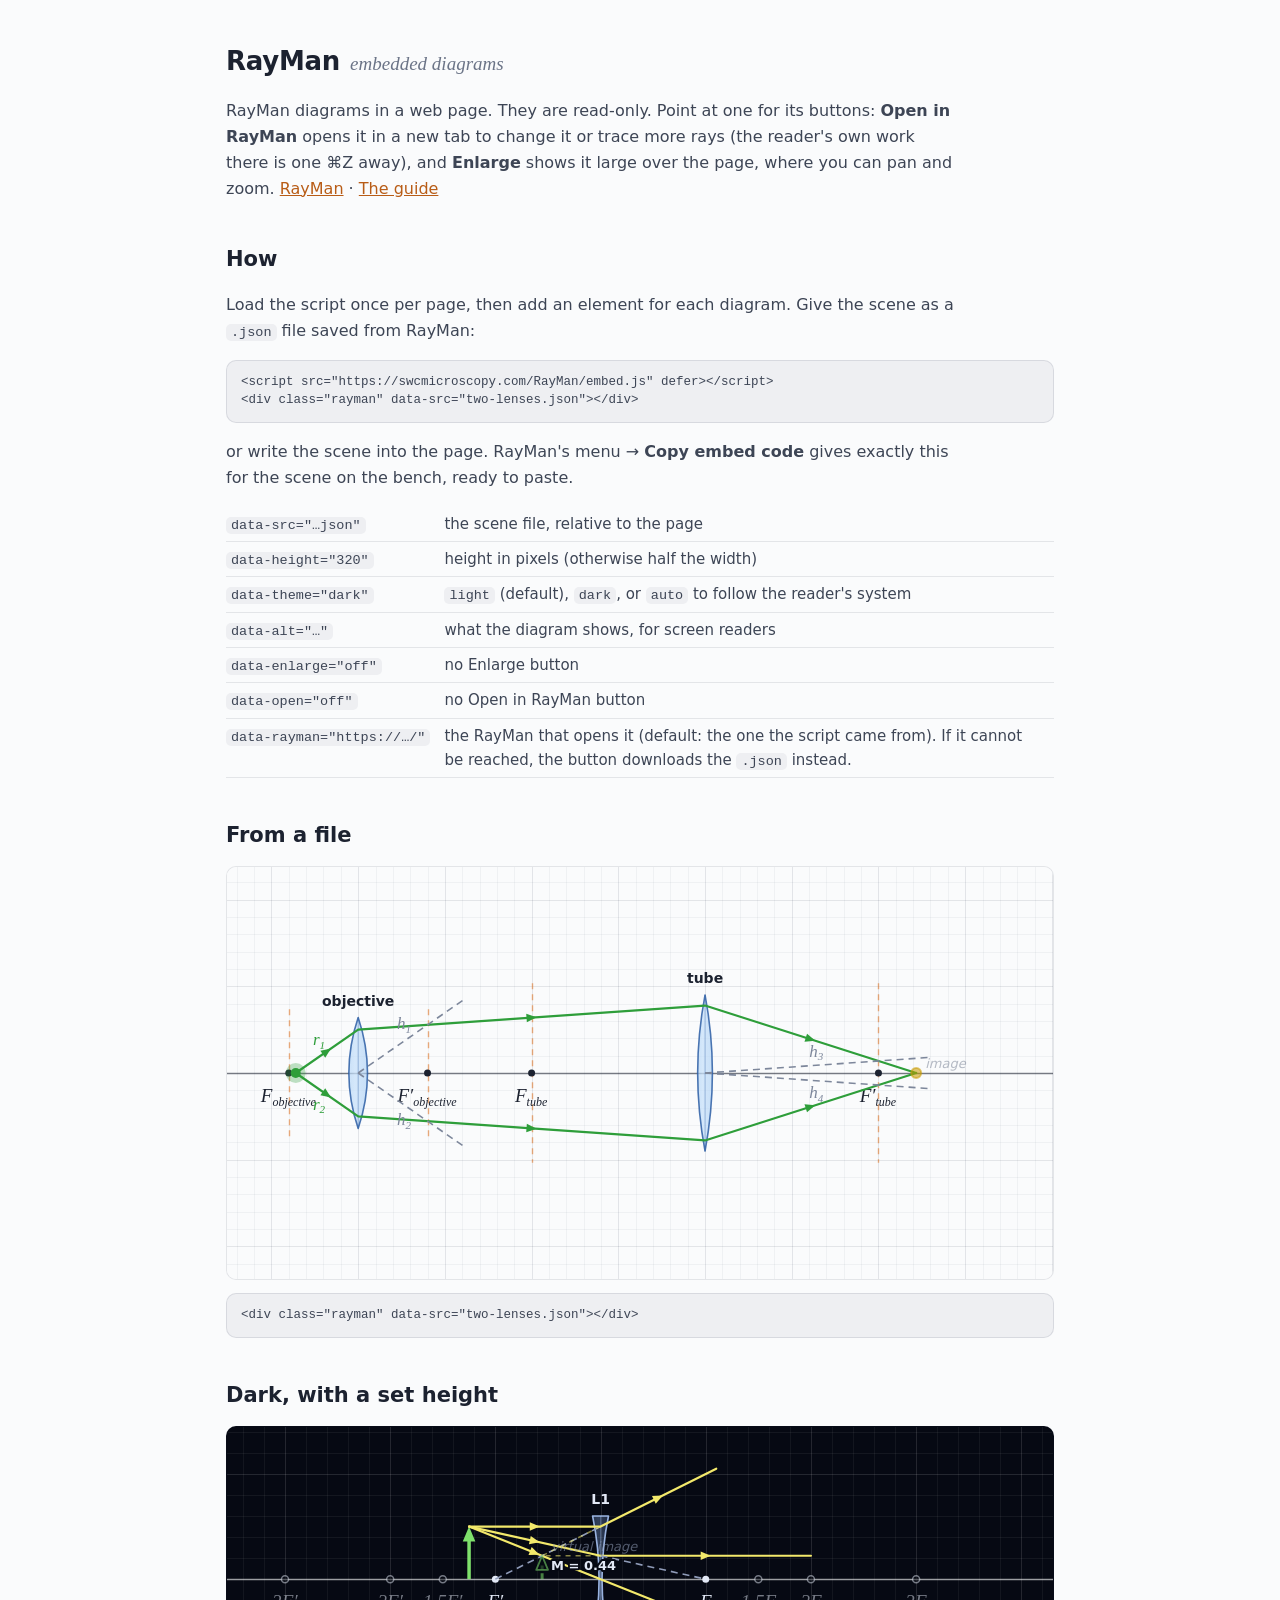
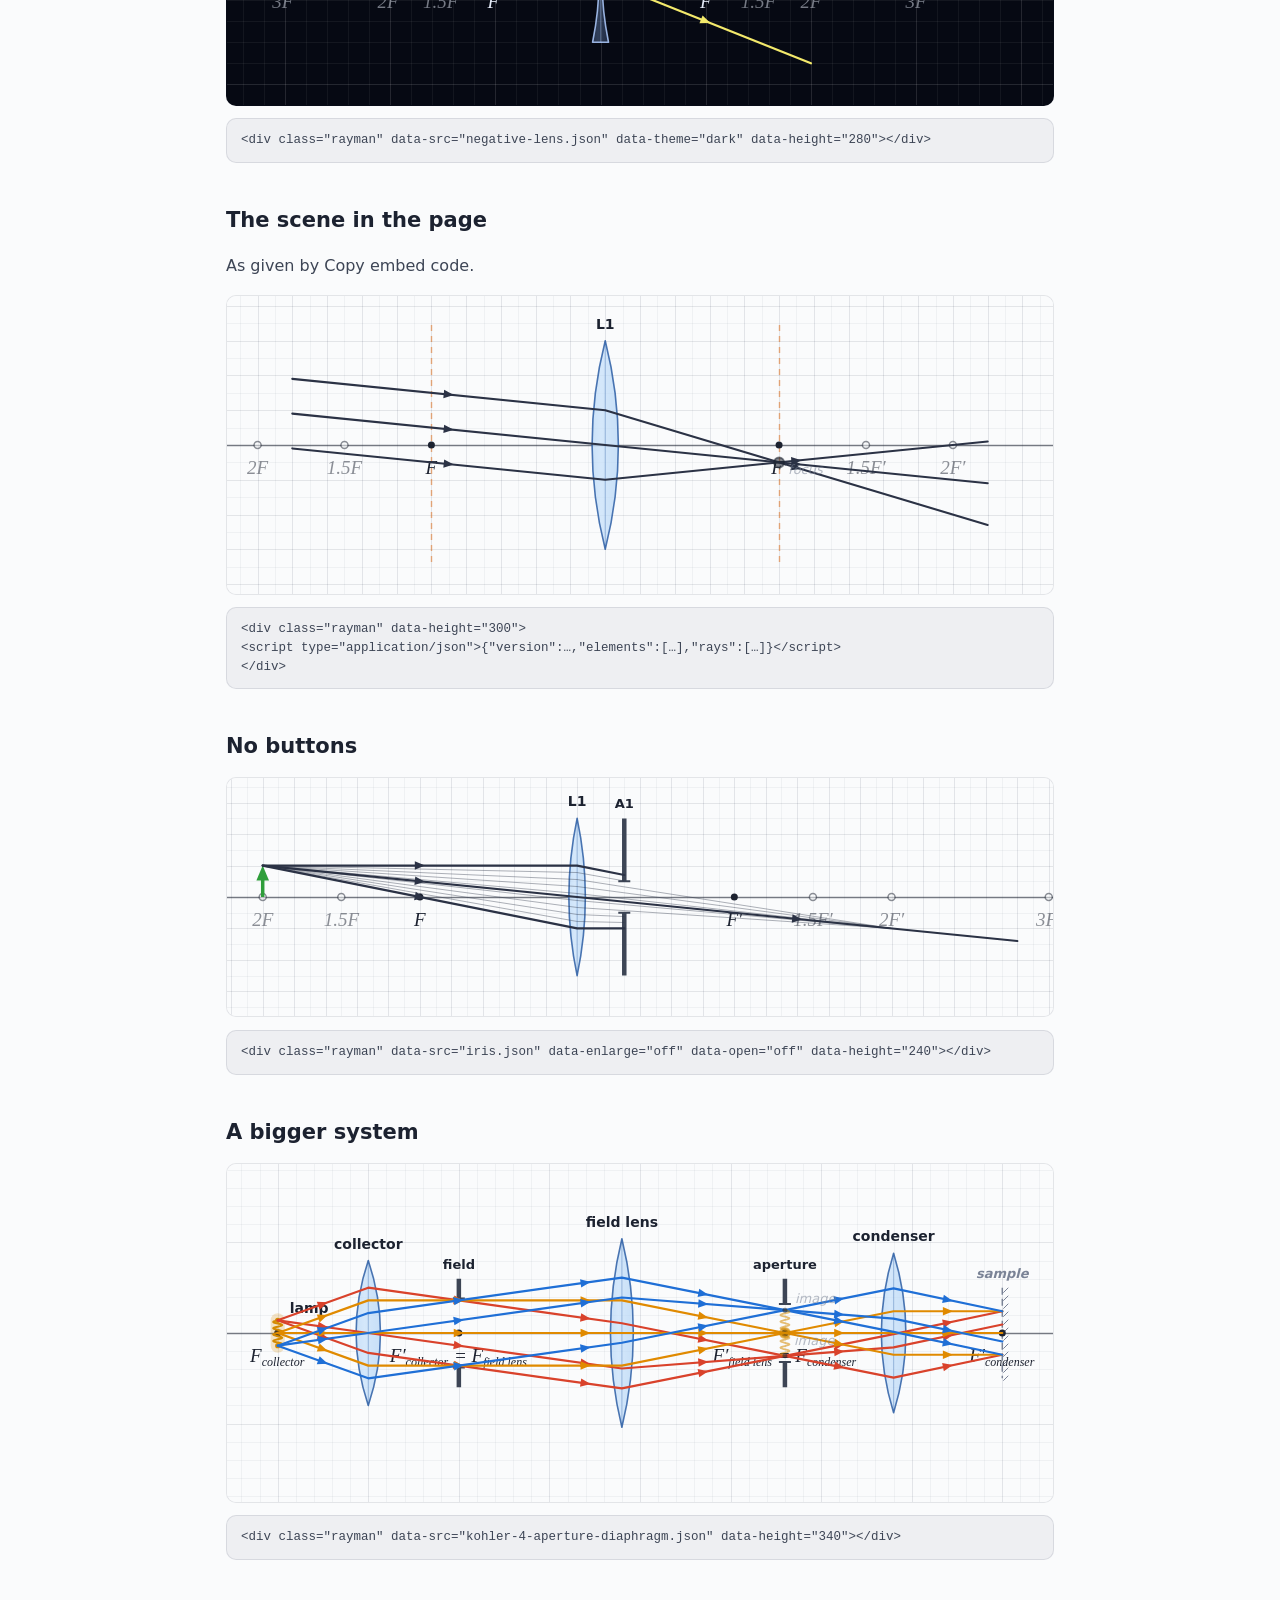
<file: examples/embed/index.html>
<!doctype html>
<html lang="en">
<head>
<meta charset="utf-8">
<meta name="viewport" content="width=device-width, initial-scale=1">
<title>RayMan Embeds</title>
<meta name="description" content="RayMan diagrams embedded in a web page: read-only, with Enlarge and Open in RayMan.">
<style>
  :root {
    --bg: #fafbfc; --surface: #ffffff; --text: #1c2230; --soft: #3d4555; --dim: #6b7487;
    --line: rgba(20, 30, 60, 0.10); --accent-ink: #b85c16; --code: rgba(20, 30, 60, 0.05);
  }
  @media (prefers-color-scheme: dark) {
    :root:not([data-theme="light"]) {
      --bg: #060913; --surface: #0c1122; --text: #e6ebf7; --soft: #c3cbdc; --dim: #8f9bb8;
      --line: rgba(255, 255, 255, 0.09); --accent-ink: #ffc477; --code: rgba(255, 255, 255, 0.06);
    }
  }
  * { box-sizing: border-box; }
  body { margin: 0; background: var(--bg); color: var(--text); font: 16px/1.62 system-ui, -apple-system, "Segoe UI", sans-serif; }
  main { max-width: 860px; margin: 0 auto; padding: 40px 16px 80px; }
  .brand { display: flex; align-items: baseline; gap: 10px; }
  .brand b { font-size: 26px; letter-spacing: -0.01em; }
  .brand span { font: italic 19px Georgia, "Times New Roman", serif; color: var(--dim); }
  a { color: var(--accent-ink); }
  h2 { font-size: 21px; margin: 40px 0 6px; }
  p { color: var(--soft); max-width: 72ch; }
  code { font: 13.5px ui-monospace, SFMono-Regular, Menlo, monospace; background: var(--code); padding: 1px 5px; border-radius: 5px; }
  pre { font: 12.5px/1.5 ui-monospace, SFMono-Regular, Menlo, monospace; background: var(--code); border: 1px solid var(--line);
    border-radius: 10px; padding: 12px 14px; overflow-x: auto; color: var(--soft); }
  .rayman { border: 1px solid var(--line); margin: 14px 0 10px; }
  table { border-collapse: collapse; font-size: 15px; margin: 10px 0; }
  td { padding: 5px 14px 5px 0; vertical-align: top; color: var(--soft); border-bottom: 1px solid var(--line); }
  td:first-child { white-space: nowrap; }
</style>
<script src="../../embed.js" defer></script>
</head>
<body>
<main>
<div class="brand"><b>RayMan</b><span>embedded diagrams</span></div>
<p>RayMan diagrams in a web page. They are read-only. Point at one for its buttons:
  <b>Open in RayMan</b> opens it in a new tab to change it or trace more rays (the reader's own
  work there is one ⌘Z away), and <b>Enlarge</b> shows it large over the page, where you can pan and zoom.
  <a href="../../index.html">RayMan</a> · <a href="../../guide/index.html#embed">The guide</a></p>

<h2>How</h2>
<p>Load the script once per page, then add an element for each diagram. Give the scene as a
  <code>.json</code> file saved from RayMan:</p>
<pre>&lt;script src="https://swcmicroscopy.com/RayMan/embed.js" defer&gt;&lt;/script&gt;
&lt;div class="rayman" data-src="two-lenses.json"&gt;&lt;/div&gt;</pre>
<p>or write the scene into the page. RayMan's menu → <b>Copy embed code</b> gives exactly this
  for the scene on the bench, ready to paste.</p>
<table>
  <tr><td><code>data-src="…json"</code></td><td>the scene file, relative to the page</td></tr>
  <tr><td><code>data-height="320"</code></td><td>height in pixels (otherwise half the width)</td></tr>
  <tr><td><code>data-theme="dark"</code></td><td><code>light</code> (default), <code>dark</code>, or <code>auto</code> to follow the reader's system</td></tr>
  <tr><td><code>data-alt="…"</code></td><td>what the diagram shows, for screen readers</td></tr>
  <tr><td><code>data-enlarge="off"</code></td><td>no Enlarge button</td></tr>
  <tr><td><code>data-open="off"</code></td><td>no Open in RayMan button</td></tr>
  <tr><td><code>data-rayman="https://…/"</code></td><td>the RayMan that opens it (default: the one the script came from). If it cannot be reached, the button downloads the <code>.json</code> instead.</td></tr>
</table>

<h2>From a file</h2>
<div class="rayman" data-src="two-lenses.json" data-alt="A point source near an objective and a tube lens, with helper rays, imaged by the tube lens"></div>
<pre>&lt;div class="rayman" data-src="two-lenses.json"&gt;&lt;/div&gt;</pre>

<h2>Dark, with a set height</h2>
<div class="rayman" data-src="negative-lens.json" data-theme="dark" data-height="280" data-alt="A negative lens forming a virtual image"></div>
<pre>&lt;div class="rayman" data-src="negative-lens.json" data-theme="dark" data-height="280"&gt;&lt;/div&gt;</pre>

<h2>The scene in the page</h2>
<p>As given by Copy embed code.</p>
<div class="rayman" data-height="300" data-alt="A bundle of rays from a point source, focused by a lens">
<script type="application/json">{"version":2,"nextId":6,"elements":[{"id":"e1","type":"axis","y":0,"label":""},{"id":"e2","type":"lens","z":0,"f":50,"ap":30,"label":"L1","planes":true,"axis":"e1"}],"rays":[{"id":"r3","start":{"z":-90,"y":9},"nodes":[{"dir":{"kind":"through","at":{"el":"e2","pt":"C"}},"end":{"kind":"lens","el":"e2"}},{"dir":{"kind":"straight"},"end":{"kind":"z","z":110}}],"color":null,"helper":false,"axis":"e1"},{"id":"r4","start":{"z":-90,"y":-1},"nodes":[{"dir":{"kind":"parallelTo","ray":"r3","seg":0},"end":{"kind":"lens","el":"e2"}},{"dir":{"kind":"refract","el":"e2"},"end":{"kind":"z","z":110}}],"color":null,"helper":false,"axis":"e1"},{"id":"r5","start":{"z":-90,"y":19},"nodes":[{"dir":{"kind":"parallelTo","ray":"r3","seg":0},"end":{"kind":"lens","el":"e2"}},{"dir":{"kind":"refract","el":"e2"},"end":{"kind":"z","z":110}}],"color":null,"helper":false,"axis":"e1"}],"settings":{"follow":true,"colour":false,"fill":0,"virtual":false,"rims":false}}</script>
</div>
<pre>&lt;div class="rayman" data-height="300"&gt;
&lt;script type="application/json"&gt;{"version":…,"elements":[…],"rays":[…]}&lt;/script&gt;
&lt;/div&gt;</pre>

<h2>No buttons</h2>
<div class="rayman" data-src="iris.json" data-enlarge="off" data-open="off" data-height="240" data-alt="An iris limiting a bundle of rays"></div>
<pre>&lt;div class="rayman" data-src="iris.json" data-enlarge="off" data-open="off" data-height="240"&gt;&lt;/div&gt;</pre>

<h2>A bigger system</h2>
<div class="rayman" data-src="../kohler/kohler-4-aperture-diaphragm.json" data-height="340" data-alt="Köhler illumination: collector, field diaphragm, aperture diaphragm and condenser"></div>
<pre>&lt;div class="rayman" data-src="kohler-4-aperture-diaphragm.json" data-height="340"&gt;&lt;/div&gt;</pre>
</main>
</body>
</html>
</file>
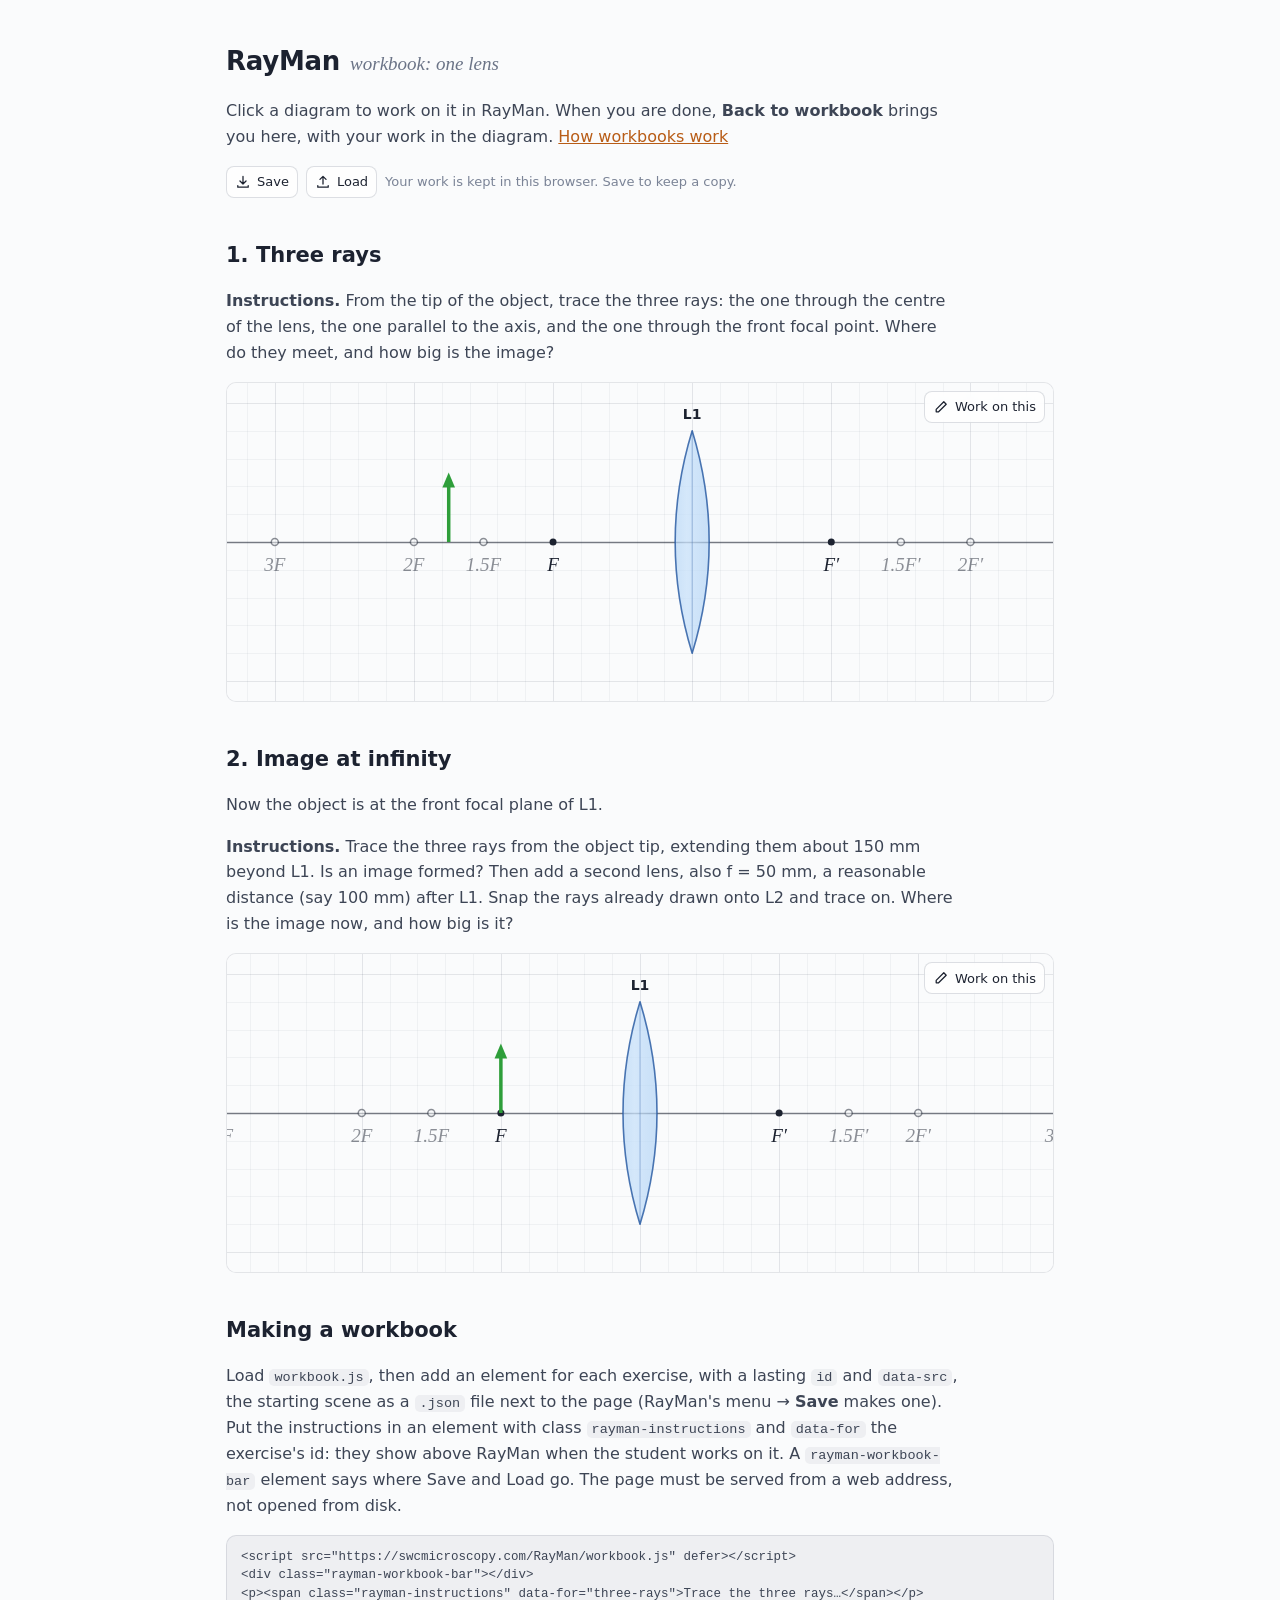
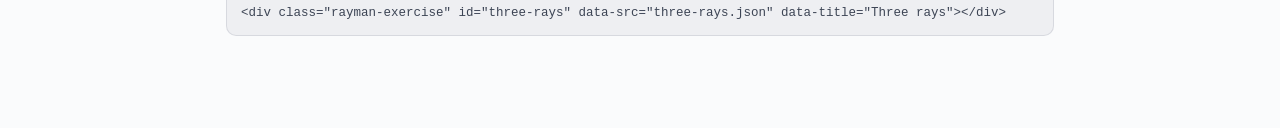
<file: examples/workbook/index.html>
<!doctype html>
<html lang="en">
<head>
<meta charset="utf-8">
<meta name="viewport" content="width=device-width, initial-scale=1">
<title>RayMan Workbook: one lens</title>
<meta name="description" content="An example RayMan workbook: two ray-tracing exercises with one lens.">
<style>
  :root {
    --bg: #fafbfc; --surface: #ffffff; --text: #1c2230; --soft: #3d4555; --dim: #6b7487;
    --line: rgba(20, 30, 60, 0.10); --accent-ink: #b85c16; --code: rgba(20, 30, 60, 0.05);
  }
  @media (prefers-color-scheme: dark) {
    :root:not([data-theme="light"]) {
      --bg: #060913; --surface: #0c1122; --text: #e6ebf7; --soft: #c3cbdc; --dim: #8f9bb8;
      --line: rgba(255, 255, 255, 0.09); --accent-ink: #ffc477; --code: rgba(255, 255, 255, 0.06);
    }
  }
  * { box-sizing: border-box; }
  body { margin: 0; background: var(--bg); color: var(--text); font: 16px/1.62 system-ui, -apple-system, "Segoe UI", sans-serif; }
  main { max-width: 860px; margin: 0 auto; padding: 40px 16px 80px; }
  .brand { display: flex; align-items: baseline; gap: 10px; }
  .brand b { font-size: 26px; letter-spacing: -0.01em; }
  .brand span { font: italic 19px Georgia, "Times New Roman", serif; color: var(--dim); }
  a { color: var(--accent-ink); }
  h2 { font-size: 21px; margin: 40px 0 6px; }
  p, li { color: var(--soft); max-width: 72ch; }
  code { font: 13.5px ui-monospace, SFMono-Regular, Menlo, monospace; background: var(--code); padding: 1px 5px; border-radius: 5px; }
  pre { font: 12.5px/1.5 ui-monospace, SFMono-Regular, Menlo, monospace; background: var(--code); border: 1px solid var(--line);
    border-radius: 10px; padding: 12px 14px; overflow-x: auto; color: var(--soft); }
  .rayman-exercise { border: 1px solid var(--line); margin: 14px 0 10px; }
</style>
<script src="../../workbook.js" defer></script>
</head>
<body>
<main>
<div class="brand"><b>RayMan</b><span>workbook: one lens</span></div>
<p>Click a diagram to work on it in RayMan. When you are done, <b>Back to workbook</b> brings you
  here, with your work in the diagram. <a href="../../guide/index.html#workbook">How workbooks work</a></p>
<div class="rayman-workbook-bar"></div>

<h2>1. Three rays</h2>
<p><b>Instructions.</b> <span class="rayman-instructions" data-for="three-rays">From the tip of the object, trace the three rays: the one through the centre of the lens, the one parallel to the axis, and the one through the front focal point. Where do they meet, and how big is the image?</span></p>
<div class="rayman-exercise" id="three-rays" data-src="three-rays.json" data-title="1. Three rays" data-height="320"></div>

<h2>2. Image at infinity</h2>
<p>Now the object is at the front focal plane of L1.</p>
<p><b>Instructions.</b> <span class="rayman-instructions" data-for="infinity">Trace the three rays from the object tip, extending them about 150 mm beyond L1. Is an image formed? Then add a second lens, also f = 50 mm, a reasonable distance (say 100 mm) after L1. Snap the rays already drawn onto L2 and trace on. Where is the image now, and how big is it?</span></p>
<div class="rayman-exercise" id="infinity" data-src="infinity.json" data-title="2. Image at infinity" data-height="320"></div>

<h2>Making a workbook</h2>
<p>Load <code>workbook.js</code>, then add an element for each exercise, with a lasting
  <code>id</code> and <code>data-src</code>, the starting scene as a <code>.json</code> file next to
  the page (RayMan's menu → <b>Save</b> makes one). Put the instructions in an element with class
  <code>rayman-instructions</code> and <code>data-for</code> the exercise's id: they show above
  RayMan when the student works on it. A <code>rayman-workbook-bar</code> element says where Save
  and Load go. The page must be served from a web address, not opened from disk.</p>
<pre>&lt;script src="https://swcmicroscopy.com/RayMan/workbook.js" defer&gt;&lt;/script&gt;
&lt;div class="rayman-workbook-bar"&gt;&lt;/div&gt;
&lt;p&gt;&lt;span class="rayman-instructions" data-for="three-rays"&gt;Trace the three rays…&lt;/span&gt;&lt;/p&gt;
&lt;div class="rayman-exercise" id="three-rays" data-src="three-rays.json" data-title="Three rays"&gt;&lt;/div&gt;</pre>
</main>
</body>
</html>
</file>
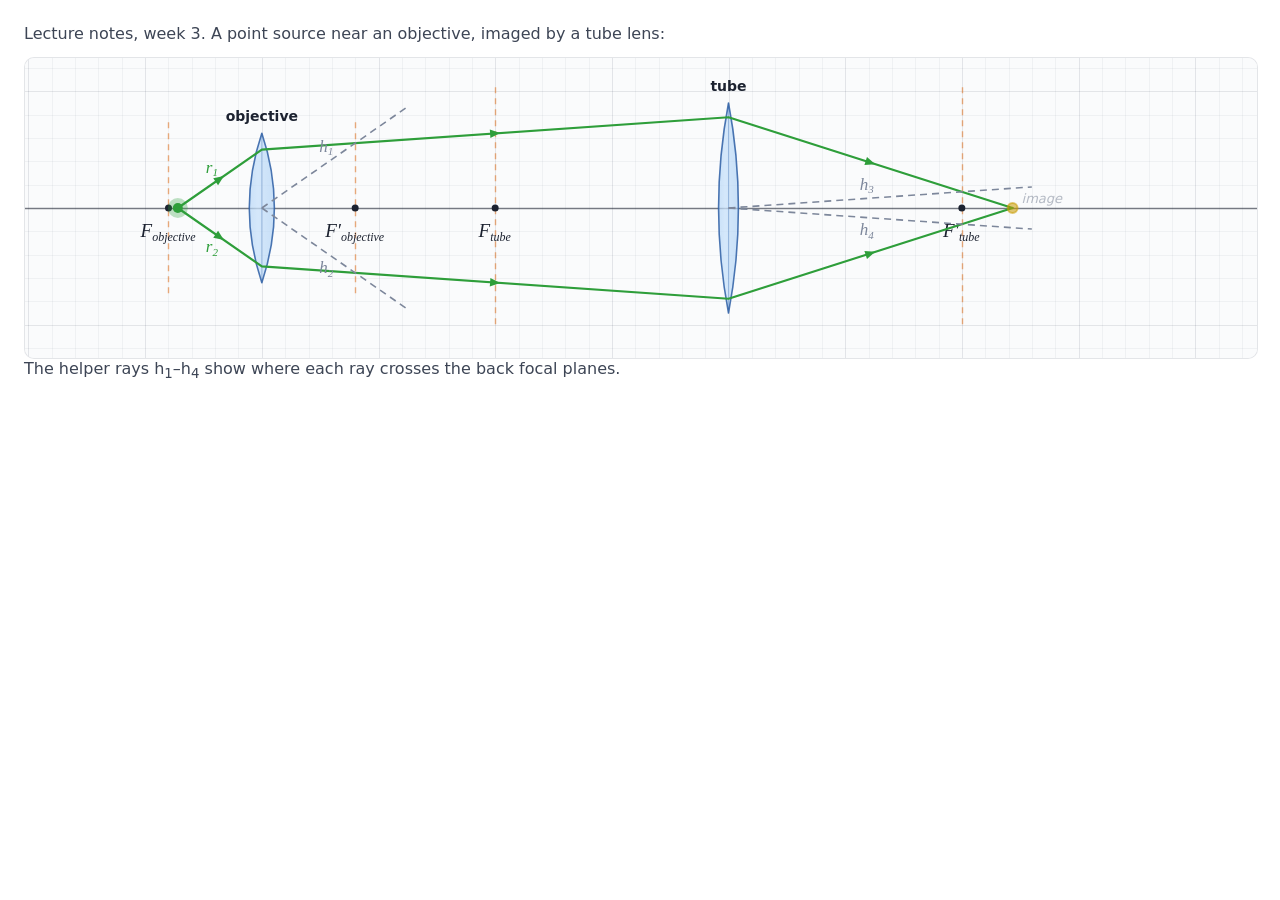
<file: Claude/guide-shots/embed.html>
<!doctype html>
<!-- A page with one embedded RayMan diagram, for the guide's pictures of embedding (shots.py). -->
<html lang="en"><head><meta charset="utf-8"><title>Embed shot</title>
<style>body{margin:0;padding:24px;background:#fff;font:16px system-ui,sans-serif;color:#3d4555}
p{margin:0 0 14px;max-width:70ch}.rayman{border:1px solid rgba(20,30,60,.1)}</style>
<script src="../../embed.js" defer></script></head><body>
<p>Lecture notes, week 3. A point source near an objective, imaged by a tube lens:</p>
<div class="rayman" data-height="300">
<script type="application/json">{"version":2,"nextId":11,"elements":[{"id":"e1","type":"axis","y":0,"label":""},{"id":"e2","type":"lens","z":0,"f":40,"ap":32,"label":"objective","planes":true,"axis":"e1"},{"id":"e3","type":"lens","z":200,"f":100,"ap":45,"label":"tube","planes":true,"axis":"e1"},{"id":"e4","type":"point","z":-36,"y":0,"label":"","color":"#2e9e3a","axis":"e1"}],"rays":[{"id":"r5","start":{"at":{"el":"e4","pt":"src"}},"nodes":[{"dir":{"kind":"free"},"end":{"kind":"lens","el":"e2","y":25}},{"dir":{"kind":"through","at":{"ray":"r7","seg":0,"plane":{"el":"e2","pt":"Fp"}}},"end":{"kind":"lens","el":"e3"}},{"dir":{"kind":"through","at":{"ray":"r9","seg":0,"plane":{"el":"e3","pt":"Fp"}}},"end":{"kind":"z","z":365}}],"color":null,"helper":false,"axis":"e1","label":"r1"},{"id":"r6","start":{"at":{"el":"e4","pt":"src"}},"nodes":[{"dir":{"kind":"free"},"end":{"kind":"lens","el":"e2","y":-25}},{"dir":{"kind":"through","at":{"ray":"r8","seg":0,"plane":{"el":"e2","pt":"Fp"}}},"end":{"kind":"lens","el":"e3"}},{"dir":{"kind":"through","at":{"ray":"r10","seg":0,"plane":{"el":"e3","pt":"Fp"}}},"end":{"kind":"z","z":365}}],"color":null,"helper":false,"axis":"e1","label":"r2"},{"id":"r7","start":{"at":{"el":"e2","pt":"C"}},"nodes":[{"dir":{"kind":"parallelTo","ray":"r5","seg":0},"end":{"kind":"z","z":62}}],"color":null,"helper":true,"axis":"e1","label":"h1"},{"id":"r8","start":{"at":{"el":"e2","pt":"C"}},"nodes":[{"dir":{"kind":"parallelTo","ray":"r6","seg":0},"end":{"kind":"z","z":62}}],"color":null,"helper":true,"axis":"e1","label":"h2"},{"id":"r9","start":{"at":{"el":"e3","pt":"C"}},"nodes":[{"dir":{"kind":"parallelTo","ray":"r5","seg":1},"end":{"kind":"z","z":330}}],"color":null,"helper":true,"axis":"e1","label":"h3"},{"id":"r10","start":{"at":{"el":"e3","pt":"C"}},"nodes":[{"dir":{"kind":"parallelTo","ray":"r6","seg":1},"end":{"kind":"z","z":330}}],"color":null,"helper":true,"axis":"e1","label":"h4"}],"settings":{"follow":true,"colour":false,"fill":0,"virtual":false,"rims":false}}</script>
</div>
<p>The helper rays h<sub>1</sub>&ndash;h<sub>4</sub> show where each ray crosses the back focal planes.</p>
</body></html>
</file>
<file: css/style.css>
/* RayMan. A full-bleed bench with a slim tool rail docked on the right. Light by default;
   the dark palette follows the optics.mouse.vision demos. */

:root {
  --bg: #fafbfc;
  --surface: #ffffff;
  --glass: rgba(255, 255, 255, 0.9);
  --text: #1c2230;
  --soft: #3d4555;
  --dim: #6b7487;
  --faint: #9aa2b2;
  --line: rgba(20, 30, 60, 0.09);
  --line-strong: rgba(20, 30, 60, 0.18);
  --field: rgba(20, 30, 60, 0.04);
  --hover: rgba(20, 30, 60, 0.06);
  --accent: #e0782a;
  --accent-soft: rgba(224, 120, 42, 0.13);
  --accent-ink: #b85c16;
  --danger: #cf3a3f;
  --shadow: 0 1px 2px rgba(20, 30, 60, 0.06), 0 10px 30px rgba(20, 30, 60, 0.10);
  --shadow-lg: 0 2px 6px rgba(20, 30, 60, 0.06), 0 22px 60px rgba(20, 30, 60, 0.16);
  --tip-bg: #1c2230;
  --tip-text: #f2f4f8;
  --rail: 50px;                 /* a palette's width: 38 px buttons + padding + border */
  --edge: 10px;                 /* gap between a palette and the window edge */
  --beside: calc(var(--rail) + 2 * var(--edge));   /* where things next to a palette start */
  --radius: 12px;
  color-scheme: light;
}
:root[data-theme="dark"] {
  --bg: #060913;
  --surface: #0c1122;
  --glass: rgba(14, 20, 40, 0.88);
  --text: #e6ebf7;
  --soft: #c3cbdc;
  --dim: #8f9bb8;
  --faint: #5f6a85;
  --line: rgba(255, 255, 255, 0.08);
  --line-strong: rgba(255, 255, 255, 0.17);
  --field: rgba(255, 255, 255, 0.05);
  --hover: rgba(255, 255, 255, 0.07);
  --accent: #ffb454;
  --accent-soft: rgba(255, 180, 84, 0.15);
  --accent-ink: #ffc477;
  --danger: #ff6b6f;
  --shadow: 0 1px 2px rgba(0, 0, 0, 0.3), 0 12px 34px rgba(0, 0, 0, 0.45);
  --shadow-lg: 0 2px 6px rgba(0, 0, 0, 0.3), 0 24px 64px rgba(0, 0, 0, 0.55);
  --tip-bg: #e6ebf7;
  --tip-text: #0c1122;
  color-scheme: dark;
}

* { box-sizing: border-box; }
[hidden] { display: none !important; }
html, body { height: 100%; margin: 0; }
body {
  -webkit-user-select: none; user-select: none; -webkit-touch-callout: none;   /* no text selection under fingers */
  -webkit-tap-highlight-color: transparent;
  background: var(--bg); color: var(--text);
  font: 14px/1.45 -apple-system, BlinkMacSystemFont, "SF Pro Text", "Segoe UI", system-ui, sans-serif;
  -webkit-font-smoothing: antialiased;
  overflow: hidden;
}
#app { display: flex; height: 100%; }

input, textarea { -webkit-user-select: text; user-select: text; }
button {
  touch-action: manipulation;                      /* no double-tap zoom on buttons */
  font: inherit; color: inherit; cursor: pointer;
  background: none; border: 0; padding: 0;
}
button:focus-visible { outline: 2px solid var(--accent); outline-offset: 2px; }
button:disabled { opacity: 0.3; cursor: default; }
svg { fill: none; stroke: currentColor; stroke-width: 1.55; stroke-linecap: round; stroke-linejoin: round; }
svg .fill { fill: currentColor; stroke: none; }
svg .faint { opacity: 0.4; }
svg .knob { fill: var(--surface); }
kbd {
  font: 500 11px/1 ui-monospace, "SF Mono", Menlo, monospace; color: var(--dim);
  padding: 3px 5px; border: 1px solid var(--line-strong); border-radius: 5px; background: var(--field);
}

/* ------------------------------------------------------------ the rail */

/* two floating palettes, only as tall as their buttons, over a full-width bench */
.rail {
  position: fixed; top: var(--edge); z-index: 8;
  display: flex; flex-direction: column; align-items: center; gap: 0;
  padding: 5px;
  background: var(--glass); border: 1px solid var(--line); border-radius: 13px;
  box-shadow: var(--shadow); backdrop-filter: blur(12px); -webkit-backdrop-filter: blur(12px);
  transition: transform .2s ease, box-shadow .2s ease;
}
#tools { left: var(--edge); }
#rail { right: var(--edge); }
.rail .group { display: flex; flex-direction: column; gap: 0; }
.rail .sep { width: 24px; height: 1px; background: var(--line-strong); margin: 5px 0; }

.rail button {
  position: relative; width: 38px; height: 38px; border-radius: 9px;
  display: grid; place-items: center; color: var(--soft);
  transition: background .12s, color .12s;
}
.rail button svg { width: 21px; height: 21px; }
.rail button:hover:not(:disabled) { background: var(--hover); color: var(--text); }
.rail button.on { background: var(--accent-soft); color: var(--accent-ink); }

/* a tool with options: a small triangle in the corner opens its flyout (Photoshop-style) */
.rail .corner {
  position: absolute; right: 0; bottom: 0; width: 15px; height: 15px; border-radius: 0 0 10px 0;
  --rc: var(--faint);
}
.rail .corner::after {
  content: ""; position: absolute; right: 4px; bottom: 4px;
  border-left: 6px solid transparent; border-bottom: 6px solid var(--rc);
}
.rail .corner:hover::after { border-bottom-color: var(--accent); }

/* the Ray tool's kind, small in its bottom-left corner: R (ray) or H (helper ray) */
.rail .kind {
  position: absolute; left: 4px; bottom: 2px; font-size: 9px; font-weight: 700; line-height: 1;
  color: var(--dim); pointer-events: none;
}
.rail button.on .kind { color: var(--accent-ink); }

/* tooltips, to the left of the rail: "Thin lens  L" */
.rail button[data-tip]::after {
  content: attr(data-tip); position: absolute; right: calc(100% + 12px); top: 50%;
  transform: translate(4px, -50%); white-space: nowrap; pointer-events: none;
  font-size: 12.5px; font-weight: 550; padding: 5px 9px; border-radius: 7px;
  background: var(--tip-bg); color: var(--tip-text); opacity: 0; transition: opacity .12s, transform .12s;
}
.rail button[data-key]::after { content: attr(data-tip) "\2003" attr(data-key); }
.rail button:hover::after { opacity: 1; transform: translate(0, -50%); transition-delay: .35s; }
#tools button[data-tip]::after { right: auto; left: calc(100% + 12px); transform: translate(-4px, -50%); }
#tools button:hover::after { transform: translate(0, -50%); }
/* the Ray tool's tooltip names its two kinds, one above the other */
#tools button[data-tool=ray]::after { white-space: pre; text-align: left; line-height: 1.55; }

/* ------------------------------------------------------------ the stage */

#stage { flex: 1; position: relative; min-width: 0; order: 1; }
#cv { position: absolute; inset: 0; width: 100%; height: 100%; display: block; touch-action: none; }

#brand {
  position: absolute; left: calc(var(--beside) + 6px); top: 16px; z-index: 1; pointer-events: none;
  display: flex; align-items: baseline; gap: 10px;
}
#brand b { font-size: 16px; font-weight: 680; letter-spacing: -0.01em; }
#brand span { font: italic 14px Georgia, "Times New Roman", serif; color: var(--dim); }


#toast {
  position: absolute; left: 50%; top: 18px; transform: translateX(-50%); z-index: 6;
  background: var(--tip-bg); color: var(--tip-text); border-radius: 9px;
  padding: 8px 14px; font-size: 13px; box-shadow: var(--shadow-lg);
}
#toast.bad { background: var(--danger); color: #fff; }

/* ------------------------------------------------------------ panels */

.panel {
  position: absolute; z-index: 4;
  background: var(--glass); border: 1px solid var(--line); border-radius: var(--radius);
  box-shadow: var(--shadow-lg); backdrop-filter: blur(14px); -webkit-backdrop-filter: blur(14px);
}
.panel h2 { font-size: 11.5px; font-weight: 650; letter-spacing: 0.08em; text-transform: uppercase; color: var(--dim); margin: 0; }
.ph { display: flex; align-items: center; justify-content: space-between; margin-bottom: 10px; }
.ph b { font-size: 11.5px; font-weight: 650; letter-spacing: 0.08em; text-transform: uppercase; color: var(--dim); }
.close, .icon-btn {
  width: 26px; height: 26px; border-radius: 7px; display: grid; place-items: center;
  font-size: 18px; line-height: 1; color: var(--dim);
}
.close:hover, .icon-btn:hover { background: var(--hover); color: var(--text); }

/* properties of the selection */
#props { top: var(--edge); right: var(--beside); width: 272px; padding: 12px 14px 14px; }
#props .row { display: flex; align-items: center; justify-content: space-between; gap: 10px; margin: 9px 0; }
#props .row > span:first-child { color: var(--soft); font-size: 13px; }
#props .num { display: flex; align-items: center; gap: 6px; }
#props .num i { font-style: normal; color: var(--faint); font-size: 12px; width: 22px; }
#props input[type=number], #props input[type=text] {
  width: 84px; font: inherit; font-size: 13.5px; font-variant-numeric: tabular-nums; color: var(--text);
  background: var(--field); border: 1px solid var(--line); border-radius: 7px; padding: 5px 8px;
  transition: border-color .12s, background .12s;
}
#props input[type=text] { width: 118px; }
#props input:hover { border-color: var(--line-strong); }
#props input:focus { outline: none; border-color: var(--accent); background: var(--surface); box-shadow: 0 0 0 3px var(--accent-soft); }
#props input.bad { border-color: var(--danger); }
#props .check { justify-content: flex-start; cursor: pointer; gap: 9px; }
#props .check span { color: var(--soft) !important; }
#props input[type=checkbox] { accent-color: var(--accent); width: 15px; height: 15px; margin: 0; }
/* a quiet slider: thin track filled up to the thumb (--p is set from JS) */
#props .slider { -webkit-appearance: none; appearance: none; width: 100%; height: 18px; margin: 0 0 4px; background: transparent; cursor: pointer; --p: 0%; }
#props .slider::-webkit-slider-runnable-track {
  height: 4px; border-radius: 2px;
  background: linear-gradient(to right, var(--accent) var(--p), var(--line-strong) var(--p));
}
#props .slider::-webkit-slider-thumb {
  -webkit-appearance: none; width: 16px; height: 16px; margin-top: -6px; border-radius: 50%;
  background: var(--surface); border: 2px solid var(--accent); box-shadow: 0 1px 3px rgba(0, 0, 0, 0.18);
}
#props .slider::-moz-range-track { height: 4px; border-radius: 2px; background: var(--line-strong); }
#props .slider::-moz-range-progress { height: 4px; border-radius: 2px; background: var(--accent); }
#props .slider::-moz-range-thumb {
  width: 12px; height: 12px; border-radius: 50%; background: var(--surface); border: 2px solid var(--accent);
}
#props .slider:focus-visible { outline: none; }
#props .slider:focus-visible::-webkit-slider-thumb { box-shadow: 0 0 0 4px var(--accent-soft); }
#props .sign {
  width: 26px; height: 27px; border-radius: 7px; font-weight: 700; color: var(--soft);
  background: var(--field); border: 1px solid var(--line);
}
#props .sign:hover { border-color: var(--line-strong); color: var(--text); }
#props .hint { color: var(--dim); font-size: 12.5px; margin: 12px 0 10px; line-height: 1.4; }
#props .hint:empty { display: none; }
#props .wide {
  width: 100%; height: 32px; margin-top: 6px; border-radius: 8px; font-size: 13px; font-weight: 550;
  color: var(--soft); background: var(--field); border: 1px solid var(--line);
}
#props .wide:hover:not(:disabled) { border-color: var(--line-strong); color: var(--text); }
#props .danger { color: var(--danger); }
#props .scan.on { background: var(--accent-soft); border-color: transparent; color: var(--accent-ink); }
#props .danger:hover { background: rgba(207, 58, 63, 0.08); border-color: rgba(207, 58, 63, 0.3); color: var(--danger) !important; }

/* colour swatches */
.swatches { display: flex; align-items: center; gap: 5px; }
.sw { width: 19px; height: 19px; border-radius: 50%; box-shadow: inset 0 0 0 1px rgba(0, 0, 0, 0.12); }
.sw.auto { box-shadow: inset 0 0 0 1.5px var(--line-strong); font-size: 9.5px; font-weight: 700; color: var(--dim); }
.sw.on { outline: 2px solid var(--accent); outline-offset: 2px; }
.swatches input[type=color] {
  width: 21px; height: 21px; padding: 0; border: 0; background: none; cursor: pointer; border-radius: 50%;
}
.swatches input[type=color]::-webkit-color-swatch-wrapper { padding: 0; }
.swatches input[type=color]::-webkit-color-swatch { border: 0; border-radius: 50%; box-shadow: inset 0 0 0 1px rgba(0, 0, 0, 0.15); }

/* popovers opened from the bottom of the rail */
.popover { right: var(--beside); top: var(--edge); }
#menu { width: 220px; padding: 6px; }
#menu .item {
  width: 100%; display: flex; align-items: center; gap: 11px; padding: 8px 10px; border-radius: 8px;
  font-size: 13.5px; color: var(--text); text-align: left;
}
#menu .item:hover { background: var(--hover); }
#menu .item svg { width: 18px; height: 18px; color: var(--soft); flex: none; }
#menu .item kbd { margin-left: auto; }
#menu .rule { display: block; height: 1px; background: var(--line); margin: 5px 8px; }
#menu .item.danger, #menu .item.danger svg { color: var(--danger); }

/* a tool's flyout, beside its rail button (top is set from JS) */
.flyout { right: var(--beside); width: 268px; padding: 12px 14px 12px; z-index: 6; }
.flyout.left { right: auto; left: var(--beside); }
.flyout h2 { margin-bottom: 10px; }
.flyout h2 + .swatches, .flyout .kinds + h2 { margin-top: 0; }
.flyout .kinds { display: grid; gap: 4px; margin-bottom: 14px; }
.flyout .kinds button {
  display: flex; align-items: center; gap: 10px; padding: 7px 9px; border-radius: 8px;
  font-size: 13.5px; color: var(--text); text-align: left; border: 1px solid transparent;
}
.flyout .kinds button:hover { background: var(--hover); }
.flyout .kinds button.on { background: var(--accent-soft); border-color: transparent; color: var(--accent-ink); }
.flyout .kinds svg { width: 28px; height: 10px; stroke-width: 2; flex: none; }
.flyout .kinds kbd { margin-left: auto; }
.rail button.helper svg path:first-child { stroke-dasharray: 2.6 2.2; }
.swatches.big { gap: 7px; flex-wrap: wrap; }
.swatches.big .sw { width: 22px; height: 22px; }
.swatches.big input[type=color] { width: 24px; height: 24px; }
.flyout .dim { color: var(--dim); font-size: 12px; margin: 10px 0 0; }

/* a small confirmation dialog */
.modal {
  position: fixed; inset: 0; z-index: 20; display: grid; place-items: center; padding: 24px;
  background: rgba(20, 26, 40, 0.28); animation: fade .15s ease-out;
}
.dialog {
  width: min(360px, 100%); padding: 20px 22px 16px; border-radius: 14px;
  background: var(--surface); border: 1px solid var(--line); box-shadow: var(--shadow-lg);
  animation: rise .2s cubic-bezier(.2, .8, .3, 1);
}
.dialog h3 { margin: 0 0 6px; font-size: 15.5px; font-weight: 650; }
.dialog p { margin: 0 0 18px; color: var(--dim); font-size: 13.5px; }
.dialog .buttons { display: flex; justify-content: flex-end; gap: 8px; }
.dialog .buttons button {
  height: 32px; padding: 0 16px; border-radius: 8px; font-weight: 550; font-size: 13.5px;
  background: var(--field); border: 1px solid var(--line); color: var(--soft);
}
.dialog .buttons button:hover { border-color: var(--line-strong); color: var(--text); }
.dialog .buttons .danger { background: var(--danger); border-color: var(--danger); color: #fff; }
.dialog .buttons .danger:hover { filter: brightness(1.08); color: #fff; }
#settings { width: 290px; padding: 14px 16px; }

/* the object explorer */
#objects { width: 268px; padding: 12px 10px 10px 14px; max-height: calc(100vh - 2 * var(--edge)); overflow: auto; }
#objects .ph { margin-bottom: 6px; }
#objects h3 { margin: 10px 0 4px; font-size: 11.5px; font-weight: 650; letter-spacing: .04em; text-transform: uppercase; color: var(--dim); }
#objects h3:first-child { margin-top: 0; }
#objects .orow { display: flex; align-items: center; gap: 8px; padding: 3px 4px 3px 2px; border-radius: 7px; font-size: 13.5px; }
#objects .orow:hover { background: var(--hover); }
#objects .orow.sel { background: var(--accent-soft); }
#objects .orow.off .nm { color: var(--faint); text-decoration: line-through; text-decoration-color: var(--line-strong); }
#objects .nm { flex: 1; min-width: 0; overflow: hidden; text-overflow: ellipsis; white-space: nowrap; cursor: pointer; color: var(--text); }
#objects .orow.off .nm { cursor: default; }
#objects .orow small { color: var(--dim); font-size: 12px; white-space: nowrap; }
#objects .dot { width: 10px; height: 10px; border-radius: 50%; flex: none; box-shadow: inset 0 0 0 1px rgba(0, 0, 0, 0.15); }
#objects .eye { width: 26px; height: 22px; display: grid; place-items: center; border-radius: 6px; color: var(--soft); flex: none; }
#objects .eye:hover { background: var(--hover); color: var(--text); }
#objects .eye svg { width: 18px; height: 18px; fill: none; stroke: currentColor; stroke-width: 1.5; stroke-linecap: round; stroke-linejoin: round; }
#objects .orow.off .eye { color: var(--faint); }
#objects .noeye { width: 26px; flex: none; }
#objects .all { font-size: 12.5px; color: var(--accent-ink); padding: 2px 4px; border-radius: 6px; margin: 2px 0 0 auto; display: block; }
#objects .all:hover { background: var(--hover); }
#objects .empty { color: var(--dim); font-size: 13px; margin: 4px 2px; }
#settings h2 { margin-bottom: 12px; }

/* an iOS-style switch */
.switch { display: flex; gap: 12px; align-items: flex-start; cursor: pointer; }
.switch input { position: absolute; opacity: 0; pointer-events: none; }
.switch i {
  flex: none; width: 34px; height: 20px; border-radius: 10px; background: var(--line-strong);
  position: relative; transition: background .15s; margin-top: 1px;
}
.switch i::after {
  content: ""; position: absolute; left: 2px; top: 2px; width: 16px; height: 16px; border-radius: 50%;
  background: #fff; box-shadow: 0 1px 2px rgba(0, 0, 0, 0.25); transition: transform .15s;
}
.switch input:checked + i { background: var(--accent); }
.switch input:checked + i::after { transform: translateX(14px); }
.switch input:focus-visible + i { outline: 2px solid var(--accent); outline-offset: 2px; }
.switch span { font-size: 13.5px; font-weight: 550; }
.switch small { display: block; font-weight: 400; color: var(--dim); font-size: 12.5px; margin-top: 2px; }
.switch + .switch { margin-top: 14px; }
.legend b { display: inline-block; width: 14px; height: 3px; border-radius: 2px; vertical-align: middle; margin: 0 4px 0 6px; }
.legend b:first-child { margin-left: 0; }
.legend .par { background: #1f6fd6; } .legend .foc { background: #d9422b; } .legend .cen { background: #2e9e3a; }
:root[data-theme="dark"] .legend .par { background: #5aa7ff; }
:root[data-theme="dark"] .legend .foc { background: #ff6b57; }
:root[data-theme="dark"] .legend .cen { background: #7ee06b; }

/* help */
#help { top: 50px; left: var(--beside); width: 420px; max-height: calc(100% - 110px); overflow: auto; padding: 16px 20px 18px; font-size: 13.5px; color: var(--soft); }
#help .ph { margin-bottom: 4px; }
#help p { margin: 6px 0 10px; }
#help b { color: var(--text); font-weight: 600; }
#help h3 { font-size: 11px; font-weight: 650; text-transform: uppercase; letter-spacing: 0.08em; color: var(--faint); margin: 16px 0 8px; }
#help dl { display: grid; grid-template-columns: max-content 1fr; gap: 7px 14px; margin: 0; align-items: baseline; }
#help dt { white-space: nowrap; }
#help dd { margin: 0; }
#help .dim { color: var(--dim); font-size: 12.5px; }
/* small pictures in the help pane: a sentence's illustration, kept small so the text stays the point */
#help .help-pic { margin: 4px 0 12px; }
#help .help-pic img { display: block; width: 260px; max-width: 100%; height: auto; border-radius: 8px; border: 1px solid var(--line); background: #fafbfc; }
#help .help-pic.wide img { width: 100%; }

#help .about-link { margin: 14px 0 0; padding-top: 12px; border-top: 1px solid var(--line); }
#help .about-link button { color: var(--accent-ink); font-weight: 600; font-size: 13px; }
#help .about-link button:hover { text-decoration: underline; }
#help .about-link { display: flex; align-items: center; gap: 12px; }
#help .gh { display: grid; place-items: center; width: 26px; height: 26px; border-radius: 7px; color: var(--soft); }
#help .gh svg { width: 17px; height: 17px; }
#help .gh:hover { background: var(--hover); color: var(--text); }
#help .sep { width: 4px; height: 4px; border-radius: 50%; background: var(--soft); opacity: 0.5; flex: none; }
#help .install { display: inline-flex; align-items: center; gap: 6px; color: var(--accent-ink); font-weight: 600; font-size: 13px; }
#help .install img { width: 20px; height: 20px; border-radius: 5px; }
#help .install:hover { text-decoration: underline; }
#help .ios-share { display: none; width: 16px; height: 16px; fill: none; stroke: currentColor; stroke-width: 1.8; stroke-linecap: round; stroke-linejoin: round; }
html.ios #help .ios-share { display: inline-block; }

/* about: the logo on a white card, floating over a dimmed bench; any click closes it */
#about {
  position: fixed; inset: 0; z-index: 20; cursor: pointer;
  display: grid; place-items: center; padding: 24px;
  background: rgba(20, 26, 40, 0.28);
  animation: fade .18s ease-out;
}
#about figure {
  margin: 0; width: min(520px, 100%); padding: 22px 22px 20px; border-radius: 20px;
  background: #fff; text-align: center;
  box-shadow: 0 2px 4px rgba(10, 15, 30, 0.06), 0 18px 36px -8px rgba(10, 15, 30, 0.28), 0 44px 80px -24px rgba(10, 15, 30, 0.45);
  animation: rise .22s cubic-bezier(.2, .8, .3, 1);
}
#about img { display: block; width: 100%; aspect-ratio: 3 / 2; height: auto; border-radius: 10px; }
#about figcaption { margin-top: 14px; font-size: 12.5px; line-height: 1.65; color: #5b6475; }
#about figcaption i { color: #8a92a3; }
#about .site {
  display: inline-block; margin-top: 8px; color: #5b6475; text-decoration: none;
  border-bottom: 1px solid #d3d7df; padding-bottom: 1px; transition: border-color .15s, color .15s;
}
#about .site:hover { border-bottom-color: transparent; color: #1c2230; }
@keyframes fade { from { opacity: 0; } }
@keyframes rise { from { opacity: 0; transform: translateY(10px) scale(.98); } }

@media (max-width: 760px) {
  #brand span { display: none; }
}

/* ------------------------------------------------------------ hints: the three rules */

:root { --ray-par: #1f6fd6; --ray-foc: #d9422b; --ray-cen: #2e9e3a; --g-axis: rgba(28, 34, 48, 0.5);
  --g-glass: rgba(150, 195, 240, 0.55); --g-edge: rgba(45, 95, 165, 0.85); }
:root[data-theme="dark"] { --ray-par: #5aa7ff; --ray-foc: #ff6b57; --ray-cen: #7ee06b; --g-axis: rgba(255, 255, 255, 0.5);
  --g-glass: rgba(110, 150, 230, 0.25); --g-edge: rgba(175, 205, 255, 0.85); }
#guide {
  position: absolute; top: 14px; left: 50%; transform: translateX(-50%); z-index: 1;
  display: flex; gap: 12px; pointer-events: none; opacity: 0.92;
}
#guide .rule {
  margin: 0; width: 180px; padding: 4px 6px 2px; border-radius: 12px;
  background: var(--glass); border: 1px solid var(--line); box-shadow: var(--shadow);
  backdrop-filter: blur(6px); -webkit-backdrop-filter: blur(6px);
}
#guide svg { display: block; width: 100%; height: auto; stroke-linecap: round; stroke-linejoin: round; }
#guide .axis { stroke: var(--g-axis); stroke-width: 1.2; }
#guide .glass { fill: var(--g-glass); stroke: var(--g-edge); stroke-width: 1.2; }
#guide .plane { stroke: var(--g-edge); stroke-width: 0.7; opacity: 0.5; }
#guide .fpt { fill: var(--text); stroke: none; }
#guide text { fill: var(--text); stroke: none; font: italic 13px "Times New Roman", Times, Georgia, serif; text-anchor: middle; }
#guide .ray { fill: none; stroke-width: 2.2; }
#guide .head { stroke: none; }
#guide .ray.par { stroke: var(--ray-par); } #guide .head.par { fill: var(--ray-par); }
#guide .ray.foc { stroke: var(--ray-foc); } #guide .head.foc { fill: var(--ray-foc); }
#guide .ray.cen { stroke: var(--ray-cen); } #guide .head.cen { fill: var(--ray-cen); }
#guide figcaption { font-size: 12px; color: var(--dim); text-align: center; line-height: 1.35; }
#guide figcaption b { display: block; font-weight: 650; font-size: 12.5px; }
#guide b.par { color: var(--ray-par); } #guide b.foc { color: var(--ray-foc); } #guide b.cen { color: var(--ray-cen); }
@media (max-width: 1250px) { #guide .rule { width: 160px; } #guide { gap: 8px; } }
/* narrow screens (an iPad upright): still a row, below the name and between the two toolbars,
   the three rules shrinking to fit */
@media (max-width: 900px) {
  #guide { left: var(--beside); right: var(--beside); top: 46px; transform: none; justify-content: center; }
  #guide .rule { flex: 0 1 165px; min-width: 0; width: auto; }
}

/* segmented buttons (fill-in in the Ray flyout) */
.flyout h2.gap { margin-top: 14px; }
.seg { display: flex; border: 1px solid var(--line); border-radius: 8px; overflow: hidden; }
.seg button { flex: 1; height: 28px; font-size: 12.5px; color: var(--soft); border-left: 1px solid var(--line); }
.seg button:first-child { border-left: 0; }
.seg button:hover { background: var(--hover); }
.seg button.on { background: var(--accent-soft); color: var(--accent-ink); font-weight: 600; }

/* auto-hide (desktop): the rails float over the bench, tucked off the edges until the mouse
   comes near (the "peek" class is set from JS) */
body.autohide #tools { transform: translateX(calc(-100% - var(--edge) - 4px)); }
body.autohide #rail { transform: translateX(calc(100% + var(--edge) + 4px)); }
body.autohide #tools.peek, body.autohide #rail.peek { transform: none; box-shadow: var(--shadow-lg); }

/* short screens: tighter rails */
@media (max-height: 640px) {
  .rail { padding: 4px; gap: 0; }
  .rail .group { gap: 0; }
  .rail .sep { margin: 4px 0; }
  .rail button { width: 36px; height: 34px; }
}

/* naming a ray: a small text box by it */
.raylabel {
  position: fixed; z-index: 15; width: 64px; height: 28px; padding: 0 8px; border-radius: 7px;
  border: 1px solid var(--accent); background: var(--surface); color: var(--text);
  font: italic 15px Georgia, "Times New Roman", serif; box-shadow: var(--shadow); outline: none;
}

/* the link to the illustrated guide, at the foot of the help */
.guide-link { margin: 16px 0 6px; }
.guide-link a { font-weight: 600; color: var(--accent-ink); text-decoration: none; }
.guide-link a:hover { text-decoration: underline; }
.guide-link .dim { font-size: 12.5px; }

/* features under development: hidden unless switched on in Settings */
body:not(.dev-on) .dev { display: none !important; }

/* touch devices: a slider for every number (the boxes are fiddly with a finger), with a bigger thumb */
body:not(.touch) #props .touch-only { display: none; }
body.touch #props .slider { height: 30px; margin-bottom: 6px; }
body.touch #props .slider::-webkit-slider-thumb { width: 26px; height: 26px; margin-top: -11px; }
body.touch #props .slider::-moz-range-thumb { width: 22px; height: 22px; }

/* Keyboard-only help is hidden on touch screens (iPad) */
@media (pointer: coarse) { .desk-only { display: none !important; } }
</file>
